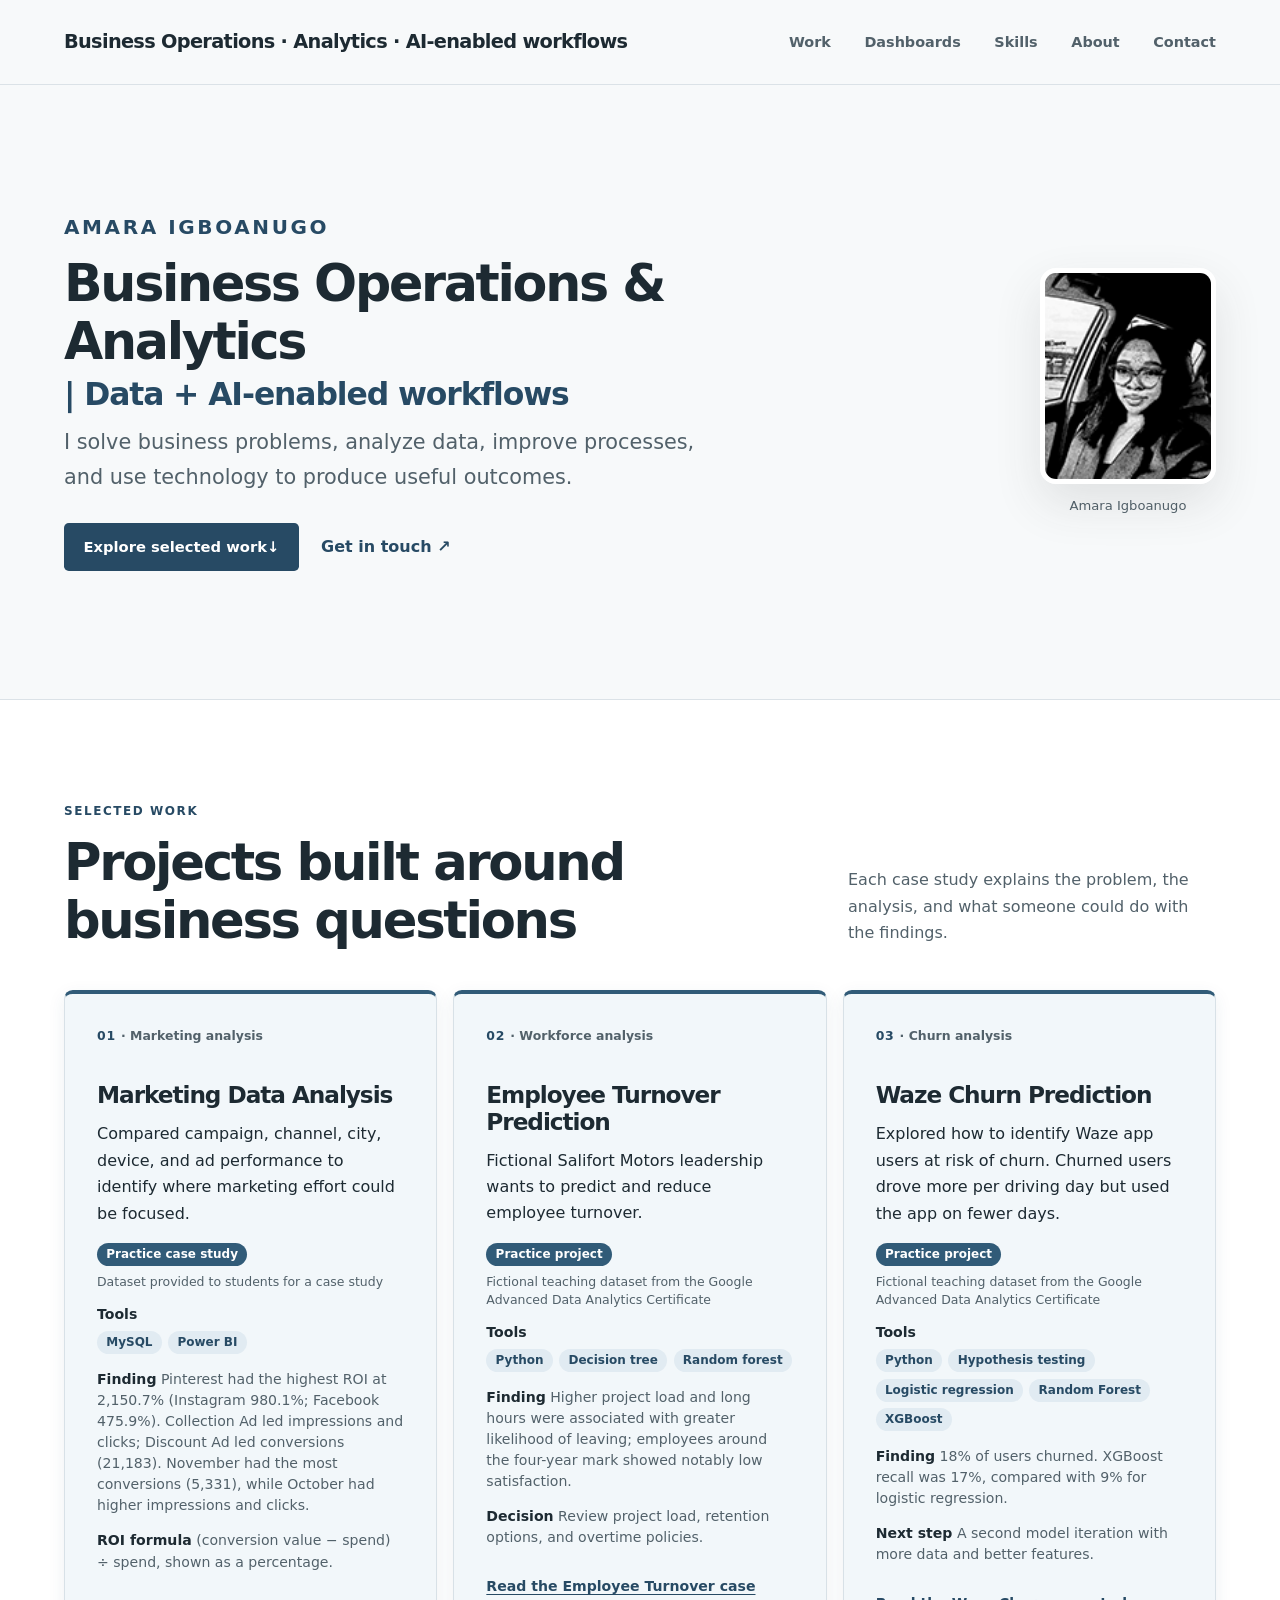
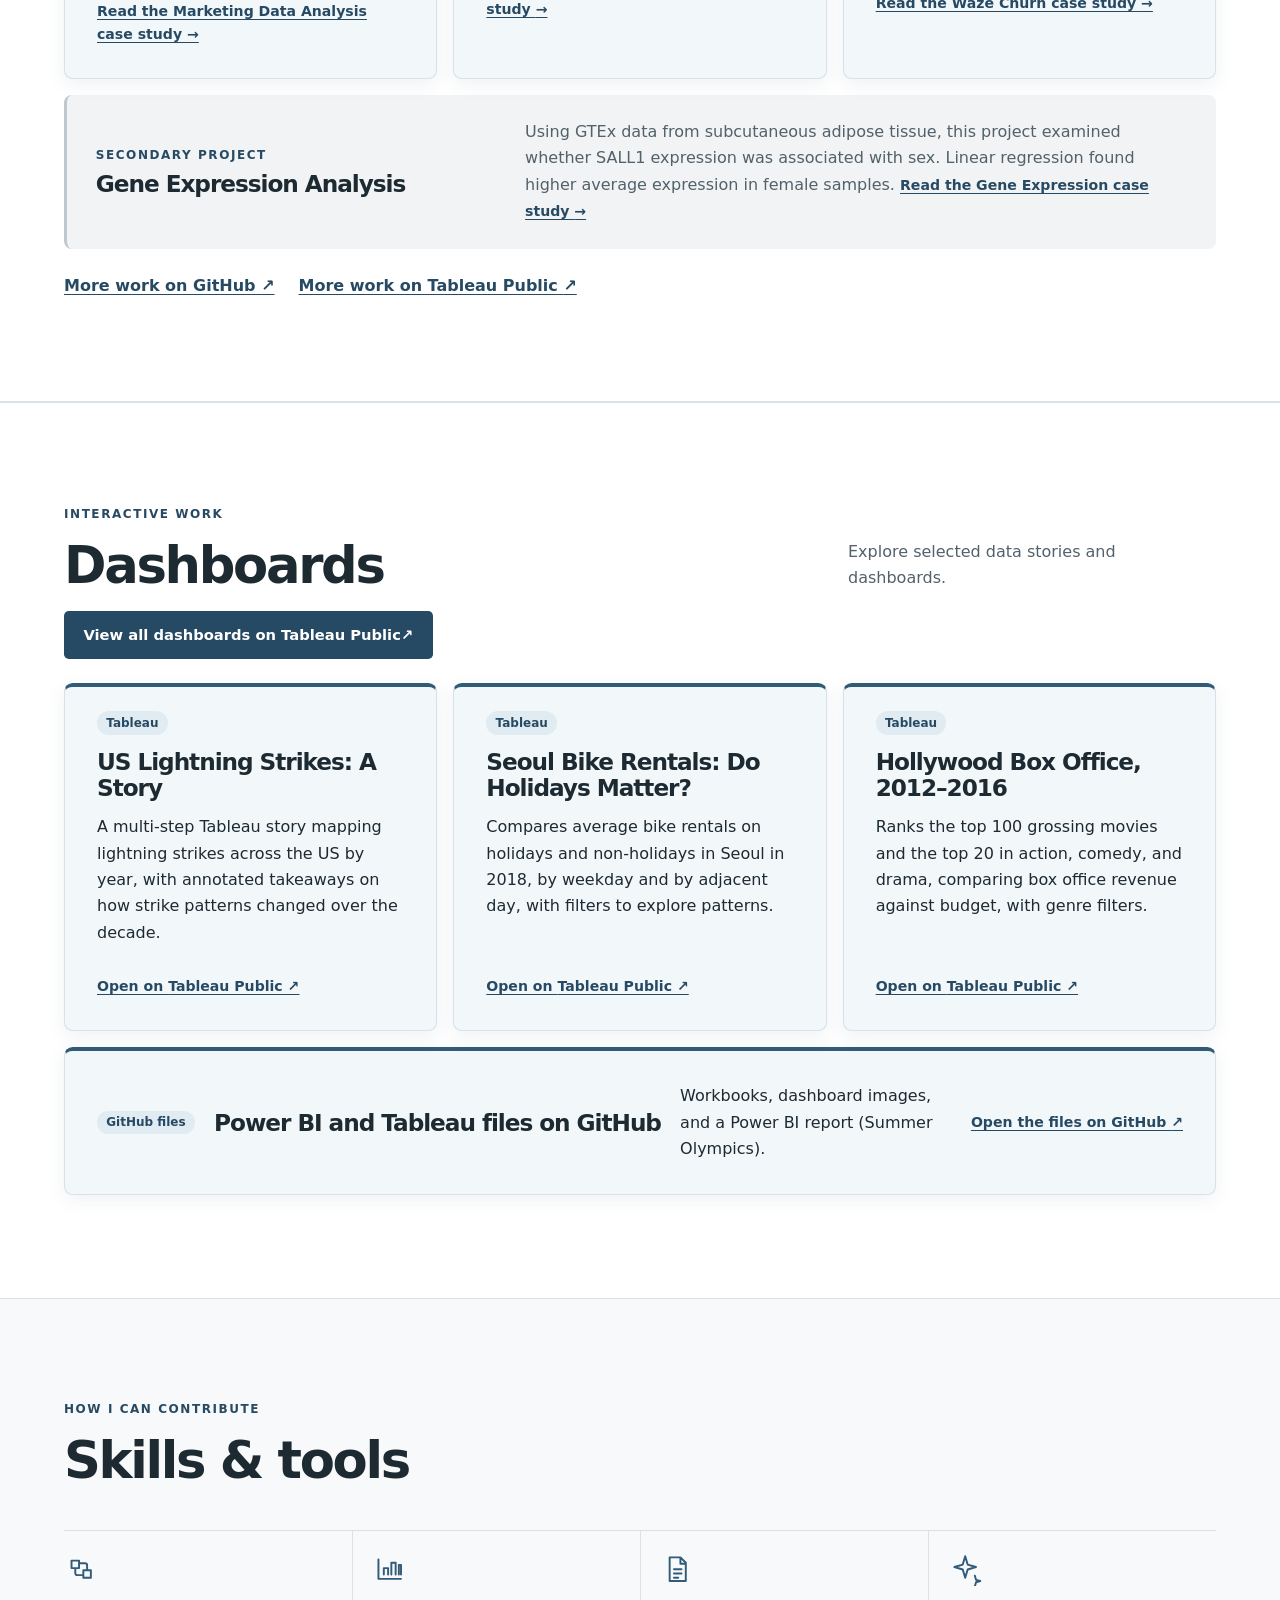
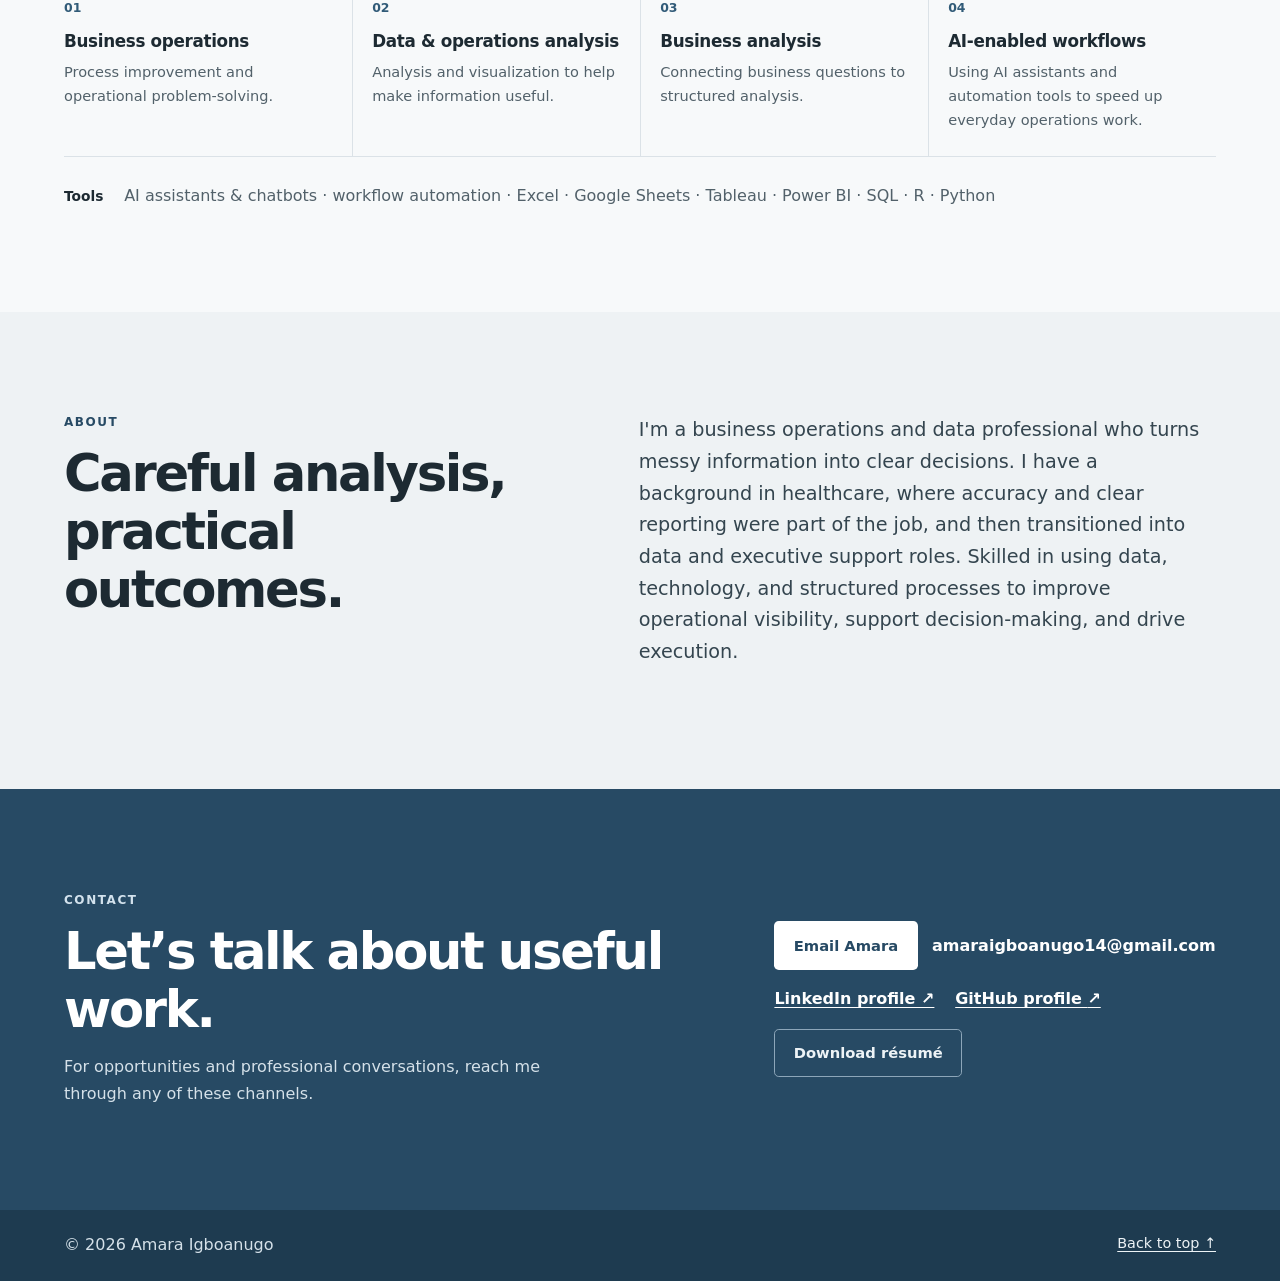
<file: index.html>
<!doctype html>
<html lang="en">
	<head>
		<meta charset="utf-8" />
		<meta name="viewport" content="width=device-width, initial-scale=1" />
		<meta name="description" content="Amara Igboanugo's portfolio in business operations, analytics, and technology-enabled workflows." />
		<meta property="og:title" content="Amara Igboanugo | Business Operations &amp; Analytics" />
		<meta property="og:description" content="Amara Igboanugo's portfolio in business operations, analytics, and technology-enabled workflows." />
		<meta name="theme-color" content="#f7f8f6" />
		<title>Amara Igboanugo | Business Operations &amp; Analytics</title>
		<link rel="icon" type="image/png" href="images/profile%20pic.png" />
		<link rel="stylesheet" href="assets/css/main.css" />
	</head>
	<body>
		<a class="skip-link" href="#main">Skip to content</a>
		<header class="site-header">
			<div class="container header-inner">
				<a class="wordmark" href="#top" aria-label="Home">
					<span class="wordmark-full">Business Operations · Analytics · AI-enabled workflows</span>
					<span class="wordmark-compact">Business Operations · Analytics</span>
				</a>
				<nav aria-label="Main navigation">
					<ul class="nav-list">
						<li><a href="#work">Work</a></li>
						<li><a href="#dashboards">Dashboards</a></li>
						<li><a href="#skills">Skills</a></li>
						<li><a href="#about">About</a></li>
						<li><a href="#contact">Contact</a></li>
					</ul>
				</nav>
			</div>
		</header>

		<main id="main">
			<section class="hero container" id="top" aria-labelledby="hero-title">
				<div class="hero-copy">
					<p class="eyebrow">Amara Igboanugo</p>
					<!-- Editable working headline. Revise this line directly when ready. -->
					<h1 id="hero-title">Business Operations &amp; Analytics <span>| Data + AI-enabled workflows</span></h1>
					<p class="hero-intro">I solve business problems, analyze data, improve processes, and use technology to produce useful outcomes.</p>
					<div class="hero-actions">
						<a class="button button-primary" href="#work">Explore selected work <span aria-hidden="true">↓</span></a>
						<a class="text-link" href="#contact">Get in touch <span aria-hidden="true">↗</span></a>
					</div>
				</div>
				<figure class="portrait">
					<!-- Swap this image src and alt text when a replacement portrait is ready. -->
					<img src="images/profile%20pic.png" alt="Portrait of Amara Igboanugo" width="118" height="177" />
					<figcaption>Amara Igboanugo</figcaption>
				</figure>
			</section>

			<section class="section section-work" id="work" aria-labelledby="work-title">
				<div class="container">
					<div class="section-heading">
						<div><p class="eyebrow">Selected work</p><h2 id="work-title">Projects built around business questions</h2></div>
						<p>Each case study explains the problem, the analysis, and what someone could do with the findings.</p>
					</div>
					<div class="project-grid">
						<article class="project-card">
							<p class="project-number">01 <span>· Marketing analysis</span></p>
							<h3>Marketing Data Analysis</h3>
							<p>Compared campaign, channel, city, device, and ad performance to identify where marketing effort could be focused.</p>
							<p class="project-type"><span class="tag tag-practice">Practice case study</span> Dataset provided to students for a case study</p>
							<p class="project-detail"><strong>Tools</strong></p>
							<ul class="tool-tags" aria-label="Tools used"><li>MySQL</li><li>Power BI</li></ul>
							<p class="project-detail"><strong>Finding</strong> Pinterest had the highest ROI at 2,150.7% (Instagram 980.1%; Facebook 475.9%). Collection Ad led impressions and clicks; Discount Ad led conversions (21,183). November had the most conversions (5,331), while October had higher impressions and clicks.</p>
							<p class="project-detail"><strong>ROI formula</strong> (conversion value − spend) ÷ spend, shown as a percentage.</p>
							<a class="project-link" href="projects/marketing-analysis.html">Read the Marketing Data Analysis case study <span aria-hidden="true">→</span></a>
						</article>
						<article class="project-card">
							<p class="project-number">02 <span>· Workforce analysis</span></p>
							<h3>Employee Turnover Prediction</h3>
							<p>Fictional Salifort Motors leadership wants to predict and reduce employee turnover.</p>
							<p class="project-type"><span class="tag tag-practice">Practice project</span> Fictional teaching dataset from the Google Advanced Data Analytics Certificate</p>
							<p class="project-detail"><strong>Tools</strong></p>
							<ul class="tool-tags" aria-label="Tools used"><li>Python</li><li>Decision tree</li><li>Random forest</li></ul>
							<p class="project-detail"><strong>Finding</strong> Higher project load and long hours were associated with greater likelihood of leaving; employees around the four-year mark showed notably low satisfaction.</p>
							<p class="project-detail"><strong>Decision</strong> Review project load, retention options, and overtime policies.</p>
							<a class="project-link" href="projects/employee-turnover.html">Read the Employee Turnover case study <span aria-hidden="true">→</span></a>
						</article>
						<article class="project-card">
							<p class="project-number">03 <span>· Churn analysis</span></p>
							<h3>Waze Churn Prediction</h3>
							<p>Explored how to identify Waze app users at risk of churn. Churned users drove more per driving day but used the app on fewer days.</p>
							<p class="project-type"><span class="tag tag-practice">Practice project</span> Fictional teaching dataset from the Google Advanced Data Analytics Certificate</p>
							<p class="project-detail"><strong>Tools</strong></p>
							<ul class="tool-tags" aria-label="Tools used"><li>Python</li><li>Hypothesis testing</li><li>Logistic regression</li><li>Random Forest</li><li>XGBoost</li></ul>
							<p class="project-detail"><strong>Finding</strong> 18% of users churned. XGBoost recall was 17%, compared with 9% for logistic regression.</p>
							<p class="project-detail"><strong>Next step</strong> A second model iteration with more data and better features.</p>
							<a class="project-link" href="projects/waze-churn.html">Read the Waze Churn case study <span aria-hidden="true">→</span></a>
						</article>
					</div>
					<article class="secondary-project">
						<div><p class="eyebrow">Secondary project</p><h3>Gene Expression Analysis</h3></div>
						<p>Using GTEx data from subcutaneous adipose tissue, this project examined whether SALL1 expression was associated with sex. Linear regression found higher average expression in female samples. <a class="project-link" href="projects/gene-expression.html">Read the Gene Expression case study <span aria-hidden="true">→</span></a></p>
					</article>
					<div class="more-work">
						<a href="https://github.com/Amy-Elena">More work on GitHub <span aria-hidden="true">↗</span></a>
						<a href="https://public.tableau.com/app/profile/amara.nwigberi/vizzes">More work on Tableau Public <span aria-hidden="true">↗</span></a>
					</div>
				</div>
			</section>

			<section class="section section-work" id="dashboards" aria-labelledby="dashboards-title">
				<div class="container">
					<div class="section-heading">
						<div><p class="eyebrow">Interactive work</p><h2 id="dashboards-title">Dashboards</h2></div>
						<p>Explore selected data stories and dashboards.</p>
					</div>
					<div class="hero-actions dashboard-actions">
						<a class="button button-primary" href="https://public.tableau.com/app/profile/amara.nwigberi/vizzes" target="_blank" rel="noopener noreferrer">View all dashboards on Tableau Public <span aria-hidden="true">↗</span></a>
					</div>
					<div class="dashboard-tableau-grid">
						<article class="project-card">
							<!-- Optional image slot: add a supplied dashboard image here later with meaningful alt text. -->
							<ul class="tool-tags" aria-label="Tools used"><li>Tableau</li></ul>
							<h3>US Lightning Strikes: A Story</h3>
							<p>A multi-step Tableau story mapping lightning strikes across the US by year, with annotated takeaways on how strike patterns changed over the decade.</p>
							<a class="project-link" href="https://public.tableau.com/app/profile/amara.nwigberi/viz/LightningStrikesData3/Story" target="_blank" rel="noopener noreferrer">Open on <span class="nowrap">Tableau Public ↗</span></a>
						</article>
						<article class="project-card">
							<!-- Optional image slot: add a supplied dashboard image here later with meaningful alt text. -->
							<ul class="tool-tags" aria-label="Tools used"><li>Tableau</li></ul>
							<h3>Seoul Bike Rentals: Do Holidays Matter?</h3>
							<p>Compares average bike rentals on holidays and non-holidays in Seoul in 2018, by weekday and by adjacent day, with filters to explore patterns.</p>
							<a class="project-link" href="https://public.tableau.com/app/profile/amara.nwigberi/viz/SeoulBikeRentalData2/Dashboard" target="_blank" rel="noopener noreferrer">Open on <span class="nowrap">Tableau Public ↗</span></a>
						</article>
						<article class="project-card">
							<!-- Optional image slot: add a supplied dashboard image here later with meaningful alt text. -->
							<ul class="tool-tags" aria-label="Tools used"><li>Tableau</li></ul>
							<h3>Hollywood Box Office, <span class="nowrap">2012–2016</span></h3>
							<p>Ranks the top 100 grossing movies and the top 20 in action, comedy, and drama, comparing box office revenue against budget, with genre filters.</p>
							<a class="project-link" href="https://public.tableau.com/app/profile/amara.nwigberi/viz/BoxOfficeMovieData/Dashboard" target="_blank" rel="noopener noreferrer">Open on <span class="nowrap">Tableau Public ↗</span></a>
						</article>
					</div>
					<article class="project-card dashboard-github-card">
						<ul class="tool-tags" aria-label="Evidence source"><li>GitHub files</li></ul>
						<h3>Power BI and Tableau files on GitHub</h3>
						<p>Workbooks, dashboard images, and a Power BI report (Summer Olympics).</p>
						<a class="project-link" href="https://github.com/Amy-Elena/Tableau-Power-BI" target="_blank" rel="noopener noreferrer">Open the files on GitHub <span aria-hidden="true">↗</span></a>
					</article>
				</div>
			</section>

			<section class="section" id="skills" aria-labelledby="skills-title">
				<div class="container">
					<div class="section-heading">
						<div><p class="eyebrow">How I can contribute</p><h2 id="skills-title">Skills &amp; tools</h2></div>
					</div>
					<div class="capability-grid">
						<article class="capability">
							<svg class="capability-icon" viewBox="0 0 32 32" aria-hidden="true" focusable="false"><path d="M7 8h7v7H7zM18 17h7v7h-7zM10.5 15v4.5a2 2 0 0 0 2 2H18M21.5 17v-4.5a2 2 0 0 0-2-2H14" /></svg>
							<span class="capability-index">01</span><h3>Business operations</h3><p>Process improvement and operational problem-solving.</p>
						</article>
						<article class="capability">
							<svg class="capability-icon" viewBox="0 0 32 32" aria-hidden="true" focusable="false"><path d="M6 25V7M6 25h21M11 21v-6h4v6M18 21V10h4v11M25 21v-9h2v9" /></svg>
							<span class="capability-index">02</span><h3>Data &amp; operations analysis</h3><p>Analysis and visualization to help make information useful.</p>
						</article>
						<article class="capability">
							<svg class="capability-icon" viewBox="0 0 32 32" aria-hidden="true" focusable="false"><path d="M9 5h10l5 5v17H9zM19 5v6h5M13 16h7M13 20h7M13 24h4" /></svg>
							<span class="capability-index">03</span><h3>Business analysis</h3><p>Connecting business questions to structured analysis.</p>
						</article>
						<article class="capability">
							<svg class="capability-icon" viewBox="0 0 32 32" aria-hidden="true" focusable="false"><path d="m16 4 2.3 7.7L26 14l-7.7 2.3L16 24l-2.3-7.7L6 14l7.7-2.3L16 4ZM25 22l1.1 3.9L30 27l-3.9 1.1L25 32" /></svg>
							<span class="capability-index">04</span>
							<h3>AI-enabled workflows</h3>
							<p>Using AI assistants and automation tools to speed up everyday operations work.</p>
						</article>
					</div>
					<div class="tools-line"><strong>Tools</strong><p>AI assistants &amp; chatbots · workflow automation · Excel · Google Sheets · Tableau · Power BI · SQL · R · Python</p></div>
				</div>
			</section>

			<section class="section about-section" id="about" aria-labelledby="about-title">
				<div class="container about-layout">
					<div><p class="eyebrow">About</p><h2 id="about-title">Careful analysis, practical outcomes.</h2></div>
					<div>
						<p>I'm a business operations and data professional who turns messy information into clear decisions. I have a background in healthcare, where accuracy and clear reporting were part of the job, and then transitioned into data and executive support roles. Skilled in using data, technology, and structured processes to improve operational visibility, support decision-making, and drive execution.</p>
					</div>
				</div>
			</section>

			<section class="section contact-section" id="contact" aria-labelledby="contact-title">
				<div class="container contact-layout">
					<div><p class="eyebrow">Contact</p><h2 id="contact-title">Let’s talk about useful work.</h2><p>For opportunities and professional conversations, reach me through any of these channels.</p></div>
					<div class="contact-actions">
						<div class="email-contact">
							<a class="button button-light" href="mailto:amaraigboanugo14@gmail.com">Email Amara</a>
							<span class="email-address">amaraigboanugo14@gmail.com</span>
						</div>
						<a class="contact-link" href="https://www.linkedin.com/in/amara-igboanugo">LinkedIn profile <span aria-hidden="true">↗</span></a>
						<a class="contact-link" href="https://github.com/Amy-Elena">GitHub profile <span aria-hidden="true">↗</span></a>
						<a class="button button-resume" href="assets/Amara-Igboanugo-Resume.pdf" download>Download résumé</a>
					</div>
				</div>
			</section>
		</main>

		<footer class="site-footer">
			<div class="container footer-inner"><p>© 2026 Amara Igboanugo</p><a href="#top">Back to top ↑</a></div>
		</footer>
	</body>
</html>
</file>
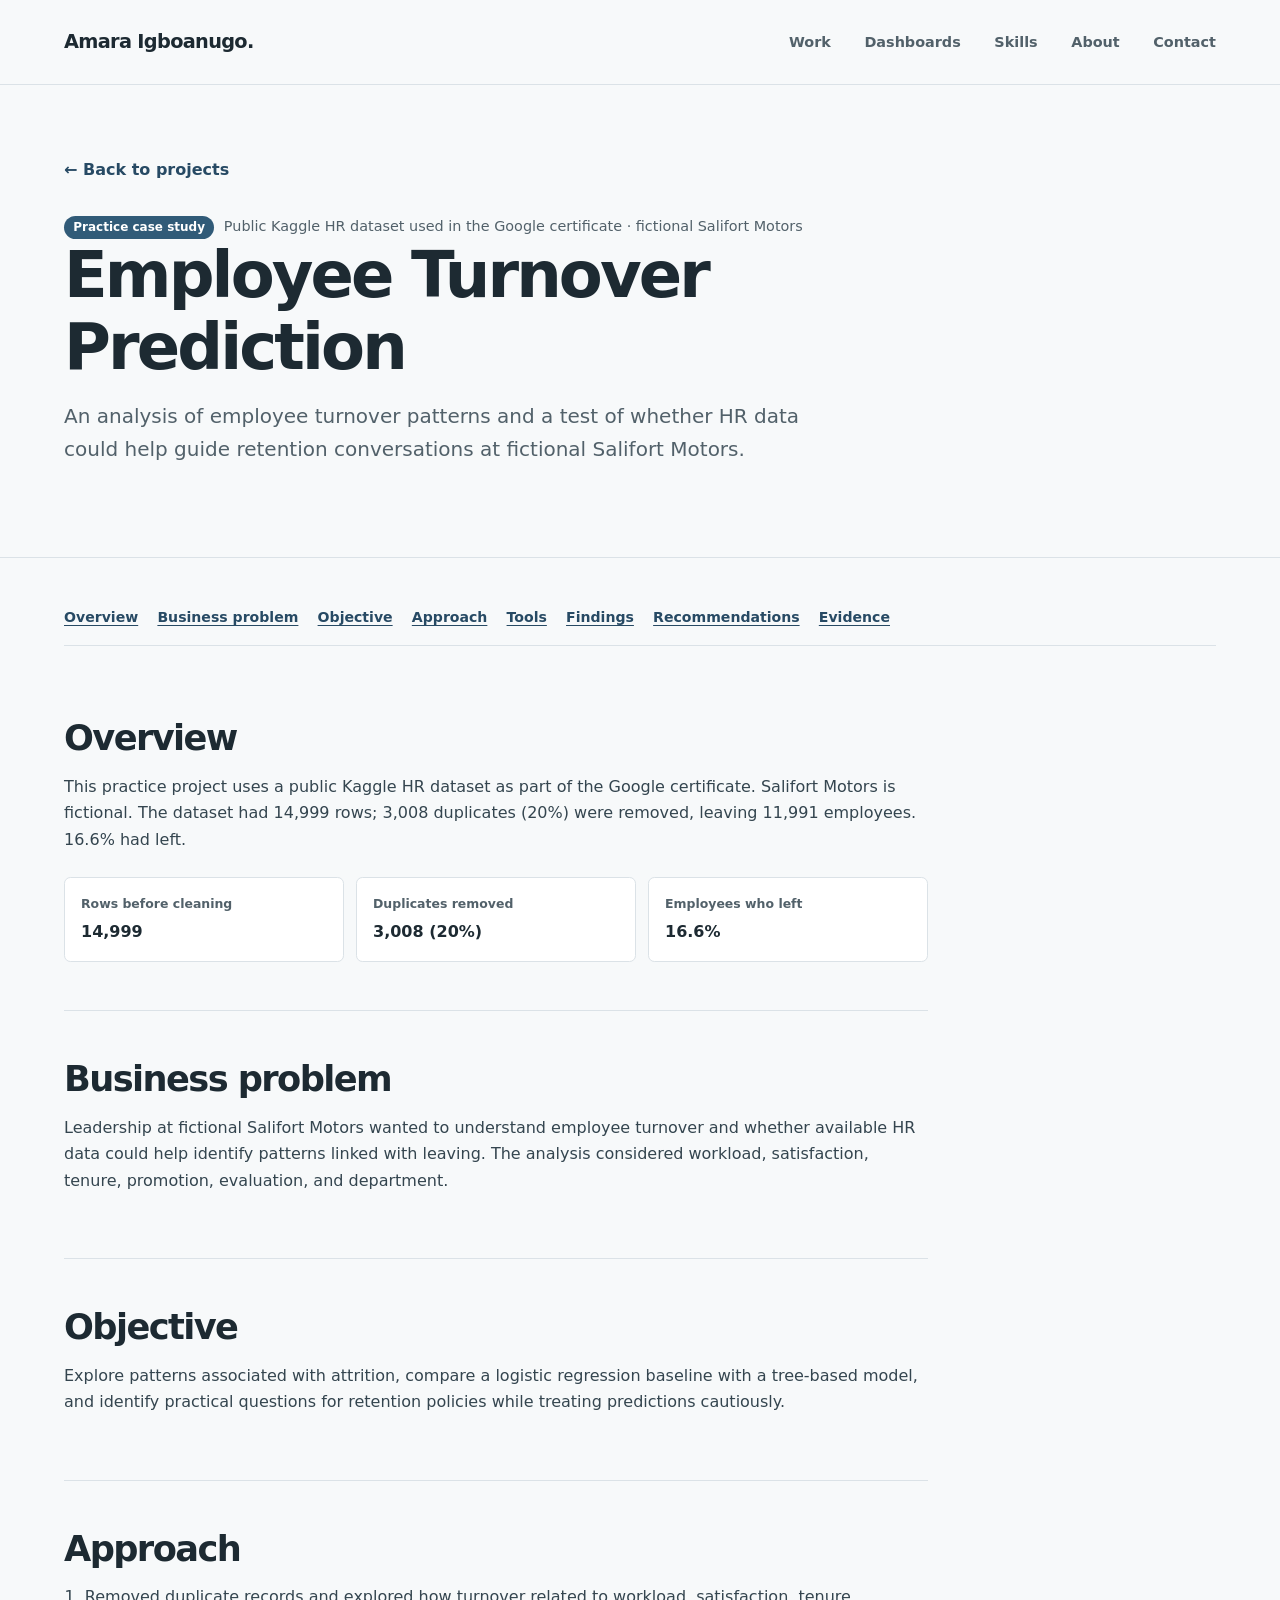
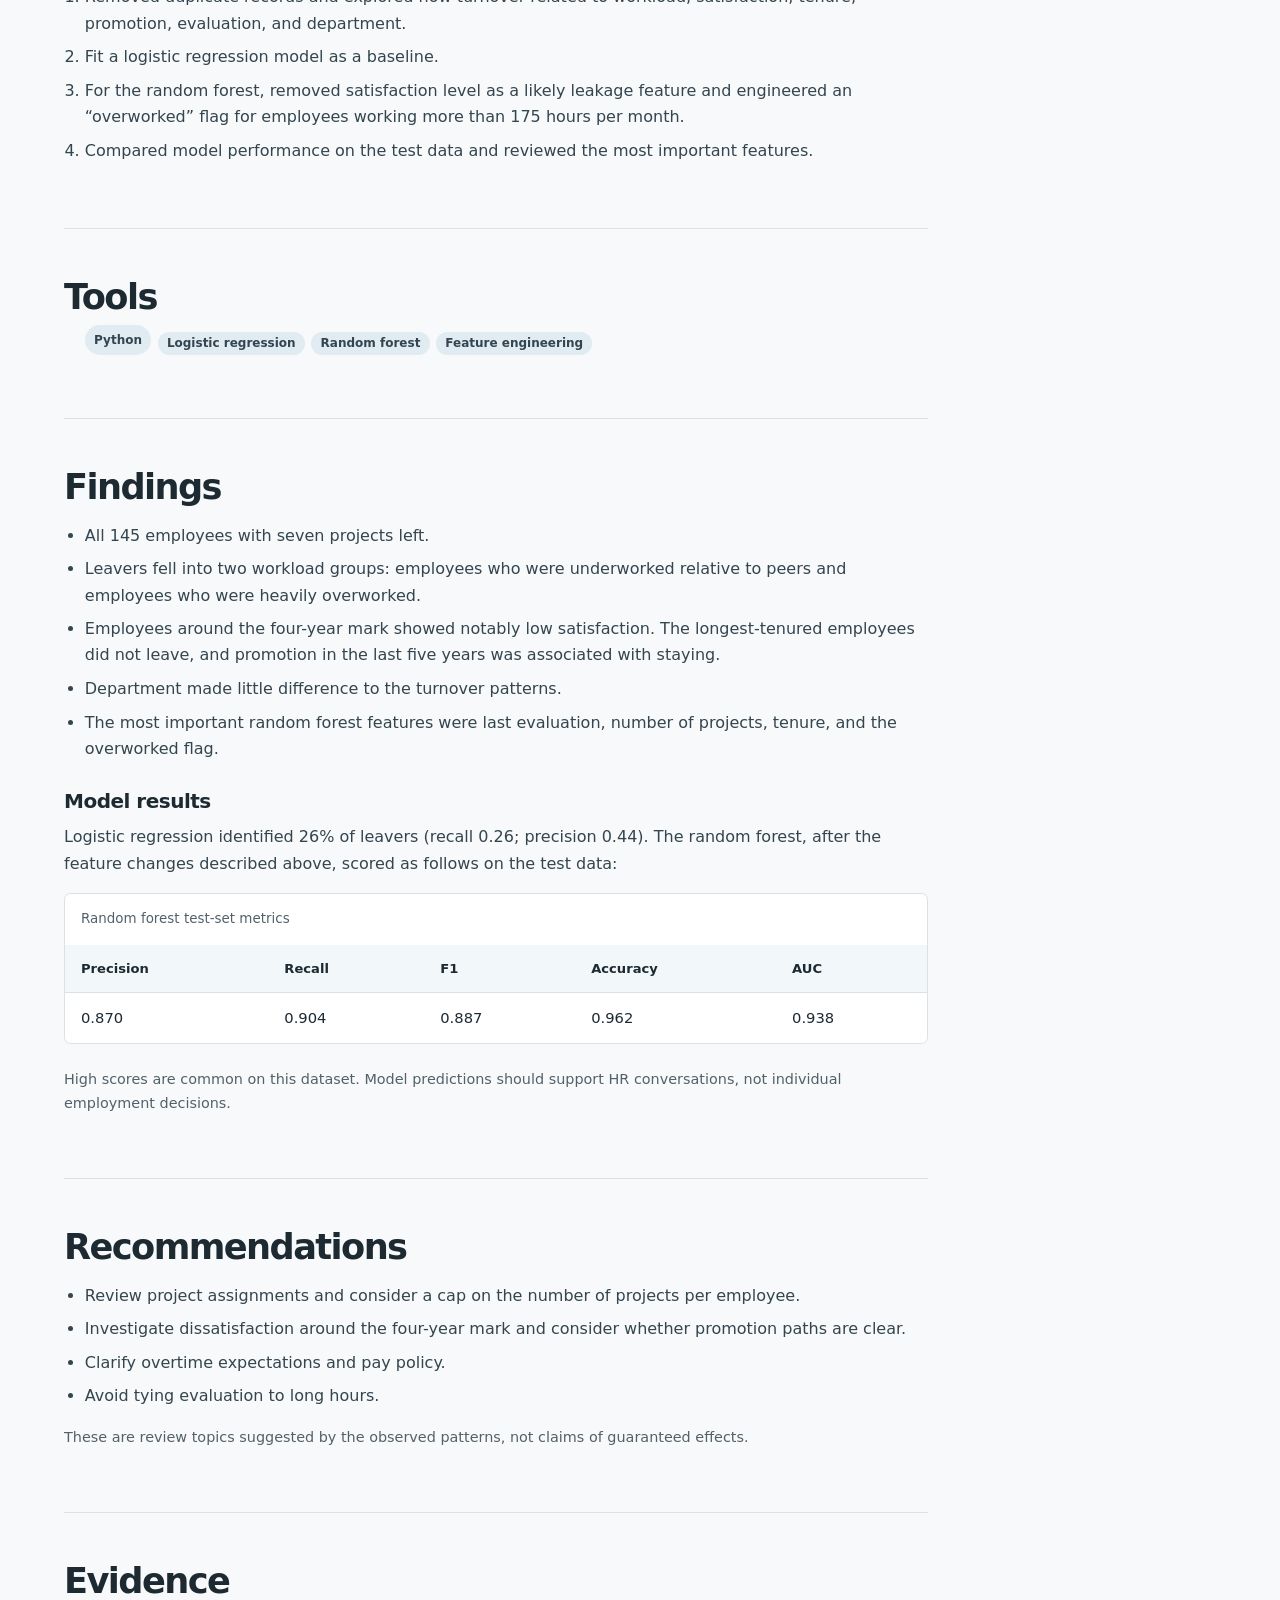
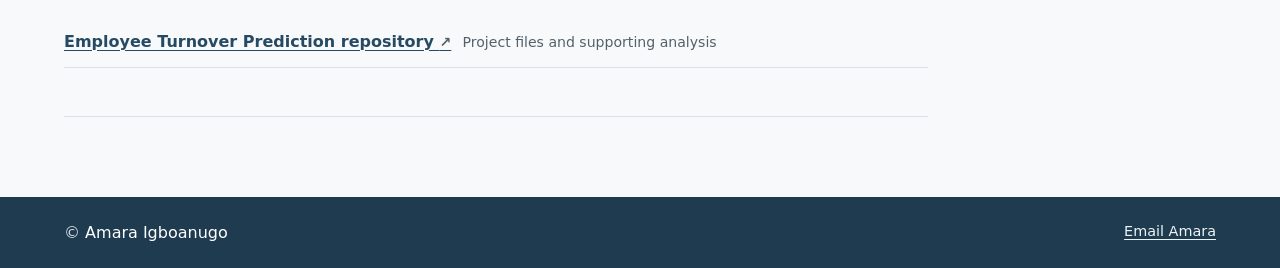
<file: projects/employee-turnover.html>
<!doctype html>
<html lang="en">
	<head>
		<meta charset="utf-8" />
		<meta name="viewport" content="width=device-width, initial-scale=1" />
		<meta name="description" content="A practice case study exploring employee turnover patterns and model limits in a fictional company." />
		<meta property="og:title" content="Employee Turnover Prediction | Amara Igboanugo" />
		<meta property="og:description" content="A practice case study exploring employee turnover patterns and model limits in a fictional company." />
		<meta name="theme-color" content="#f7f9fa" />
		<title>Employee Turnover Prediction | Amara Igboanugo</title>
		<link rel="icon" type="image/png" href="../images/profile%20pic.png" />
		<link rel="stylesheet" href="../assets/css/main.css" />
	</head>
	<body>
		<a class="skip-link" href="#main">Skip to content</a>
		<header class="site-header">
			<div class="container header-inner">
				<a class="wordmark" href="../index.html#top" aria-label="Amara Igboanugo, home">Amara Igboanugo<span>.</span></a>
				<nav aria-label="Main navigation">
					<ul class="nav-list">
						<li><a href="../index.html#work">Work</a></li>
						<li><a href="../index.html#dashboards">Dashboards</a></li>
						<li><a href="../index.html#skills">Skills</a></li>
						<li><a href="../index.html#about">About</a></li>
						<li><a href="../index.html#contact">Contact</a></li>
					</ul>
				</nav>
			</div>
		</header>

		<main id="main">
			<section class="case-hero" id="top" aria-labelledby="case-title">
				<div class="container">
					<a class="back-link" href="../index.html#work">← Back to projects</a>
					<div class="case-classification"><span class="tag tag-practice">Practice case study</span><span>Public Kaggle HR dataset used in the Google certificate · fictional Salifort Motors</span></div>
					<h1 id="case-title">Employee Turnover Prediction</h1>
					<p class="case-lede">An analysis of employee turnover patterns and a test of whether HR data could help guide retention conversations at fictional Salifort Motors.</p>
				</div>
			</section>

			<div class="container case-layout">
				<nav class="case-section-nav" aria-label="Case study sections">
					<a href="#overview">Overview</a><a href="#problem">Business problem</a><a href="#objective">Objective</a><a href="#approach">Approach</a><a href="#tools">Tools</a><a href="#findings">Findings</a><a href="#recommendations">Recommendations</a><a href="#evidence">Evidence</a>
				</nav>

				<article class="case-content">
					<section class="case-section" id="overview" aria-labelledby="overview-title">
						<h2 id="overview-title">Overview</h2>
						<p>This practice project uses a public Kaggle HR dataset as part of the Google certificate. Salifort Motors is fictional. The dataset had 14,999 rows; 3,008 duplicates (20%) were removed, leaving 11,991 employees. 16.6% had left.</p>
						<dl class="case-facts">
							<div><dt>Rows before cleaning</dt><dd>14,999</dd></div>
							<div><dt>Duplicates removed</dt><dd>3,008 (20%)</dd></div>
							<div><dt>Employees who left</dt><dd>16.6%</dd></div>
						</dl>
					</section>

					<section class="case-section" id="problem" aria-labelledby="problem-title">
						<h2 id="problem-title">Business problem</h2>
						<p>Leadership at fictional Salifort Motors wanted to understand employee turnover and whether available HR data could help identify patterns linked with leaving. The analysis considered workload, satisfaction, tenure, promotion, evaluation, and department.</p>
					</section>

					<section class="case-section" id="objective" aria-labelledby="objective-title">
						<h2 id="objective-title">Objective</h2>
						<p>Explore patterns associated with attrition, compare a logistic regression baseline with a tree-based model, and identify practical questions for retention policies while treating predictions cautiously.</p>
					</section>

					<section class="case-section" id="approach" aria-labelledby="approach-title">
						<h2 id="approach-title">Approach</h2>
						<ol>
							<li>Removed duplicate records and explored how turnover related to workload, satisfaction, tenure, promotion, evaluation, and department.</li>
							<li>Fit a logistic regression model as a baseline.</li>
							<li>For the random forest, removed satisfaction level as a likely leakage feature and engineered an “overworked” flag for employees working more than 175 hours per month.</li>
							<li>Compared model performance on the test data and reviewed the most important features.</li>
						</ol>
					</section>

					<section class="case-section" id="tools" aria-labelledby="tools-title">
						<h2 id="tools-title">Tools</h2>
						<ul class="tool-tags" aria-label="Tools and methods used"><li>Python</li><li>Logistic regression</li><li>Random forest</li><li>Feature engineering</li></ul>
					</section>

					<section class="case-section" id="findings" aria-labelledby="findings-title">
						<h2 id="findings-title">Findings</h2>
						<ul>
							<li>All 145 employees with seven projects left.</li>
							<li>Leavers fell into two workload groups: employees who were underworked relative to peers and employees who were heavily overworked.</li>
							<li>Employees around the four-year mark showed notably low satisfaction. The longest-tenured employees did not leave, and promotion in the last five years was associated with staying.</li>
							<li>Department made little difference to the turnover patterns.</li>
							<li>The most important random forest features were last evaluation, number of projects, tenure, and the overworked flag.</li>
						</ul>
						<h3>Model results</h3>
						<p>Logistic regression identified 26% of leavers (recall 0.26; precision 0.44). The random forest, after the feature changes described above, scored as follows on the test data:</p>
						<div class="table-scroll" role="region" aria-label="Random forest test metrics" tabindex="0">
							<table class="case-table">
								<caption>Random forest test-set metrics</caption>
								<thead><tr><th scope="col">Precision</th><th scope="col">Recall</th><th scope="col">F1</th><th scope="col">Accuracy</th><th scope="col">AUC</th></tr></thead>
								<tbody><tr><td>0.870</td><td>0.904</td><td>0.887</td><td>0.962</td><td>0.938</td></tr></tbody>
							</table>
						</div>
						<p class="case-note">High scores are common on this dataset. Model predictions should support HR conversations, not individual employment decisions.</p>
					</section>

					<section class="case-section" id="recommendations" aria-labelledby="recommendations-title">
						<h2 id="recommendations-title">Recommendations</h2>
						<ul>
							<li>Review project assignments and consider a cap on the number of projects per employee.</li>
							<li>Investigate dissatisfaction around the four-year mark and consider whether promotion paths are clear.</li>
							<li>Clarify overtime expectations and pay policy.</li>
							<li>Avoid tying evaluation to long hours.</li>
						</ul>
						<p class="case-note">These are review topics suggested by the observed patterns, not claims of guaranteed effects.</p>
					</section>

					<section class="case-section" id="evidence" aria-labelledby="evidence-title">
						<h2 id="evidence-title">Evidence</h2>
						<ul class="evidence-list">
							<li><a href="https://github.com/Amy-Elena/Employee-Turnover-Prediction" target="_blank" rel="noopener noreferrer">Employee Turnover Prediction repository <span aria-hidden="true">↗</span></a><span>Project files and supporting analysis</span></li>
						</ul>
					</section>
				</article>
			</div>
		</main>

		<footer class="site-footer"><div class="container footer-inner"><p>© <span>Amara Igboanugo</span></p><a href="mailto:amaraigboanugo14@gmail.com">Email Amara</a></div></footer>
	</body>
</html>
</file>
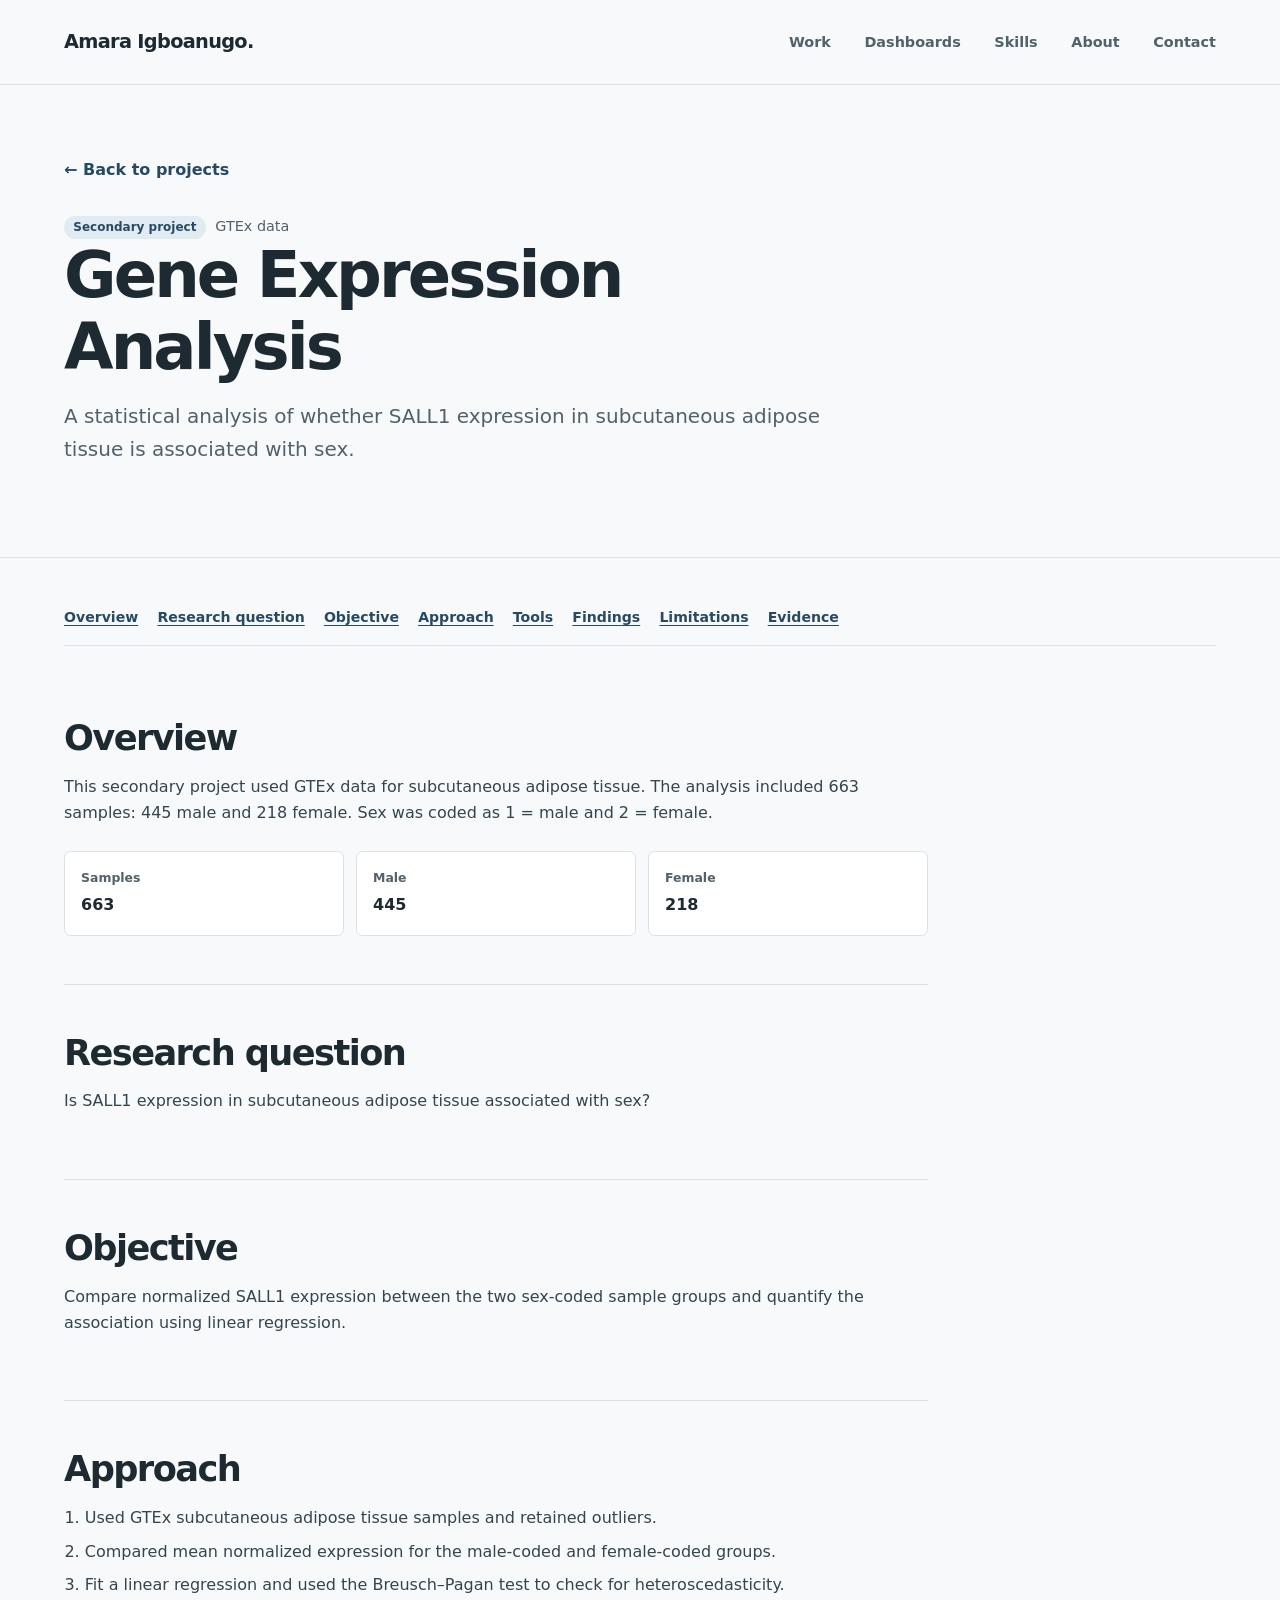
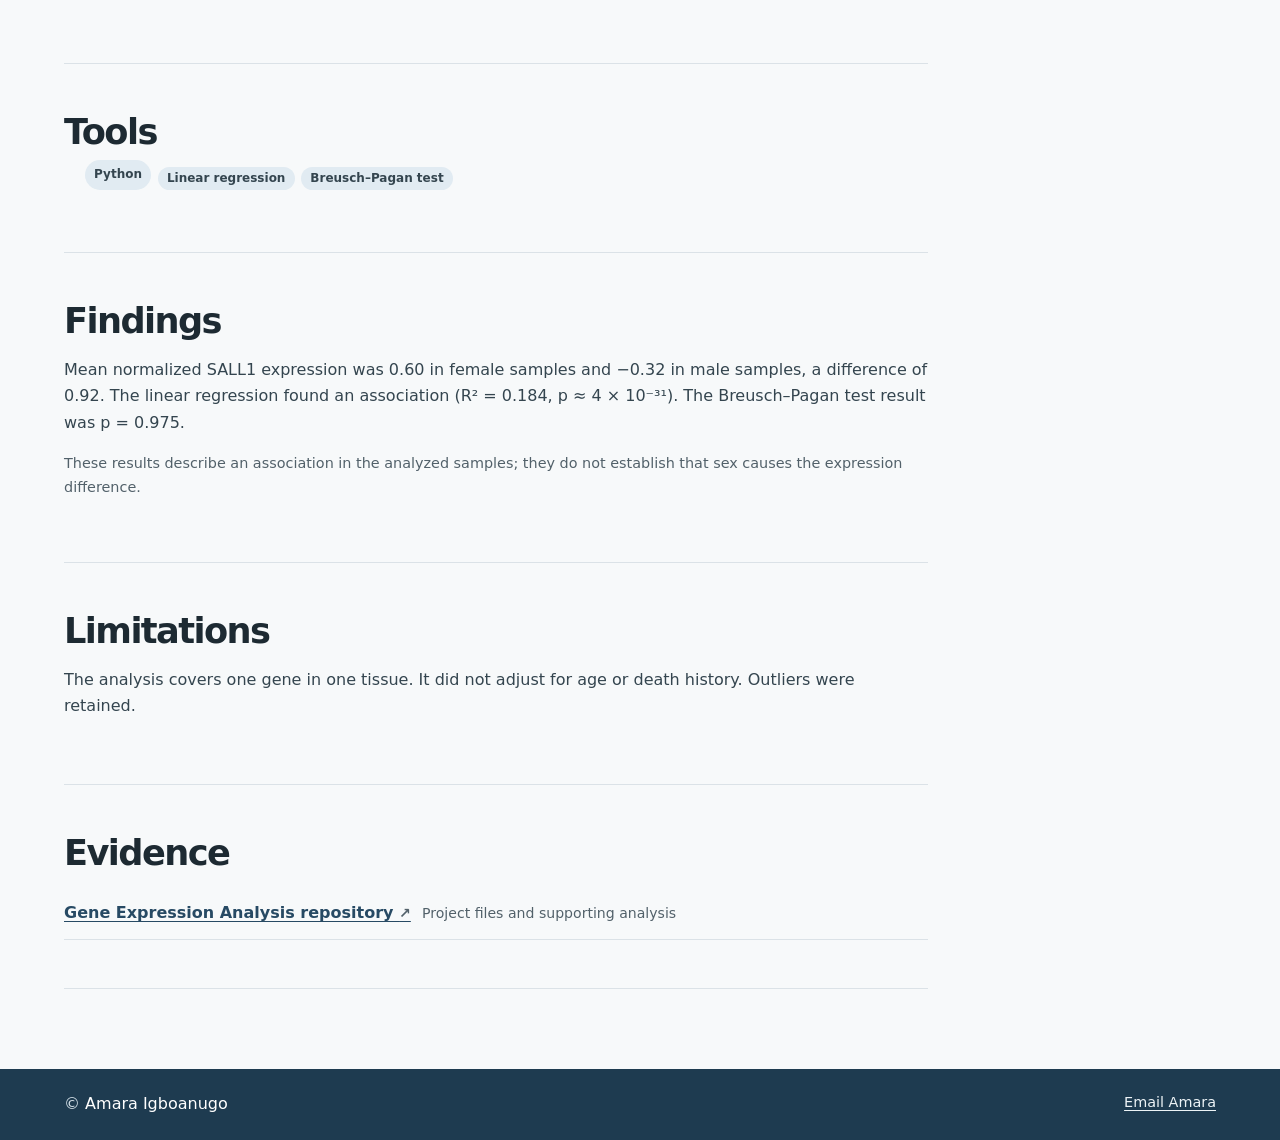
<file: projects/gene-expression.html>
<!doctype html>
<html lang="en">
	<head>
		<meta charset="utf-8" />
		<meta name="viewport" content="width=device-width, initial-scale=1" />
		<meta name="description" content="A secondary analysis of the association between SALL1 expression and sex in GTEx subcutaneous adipose tissue." />
		<meta property="og:title" content="Gene Expression Analysis | Amara Igboanugo" />
		<meta property="og:description" content="A secondary analysis of the association between SALL1 expression and sex in GTEx subcutaneous adipose tissue." />
		<meta name="theme-color" content="#f7f9fa" />
		<title>Gene Expression Analysis | Amara Igboanugo</title>
		<link rel="icon" type="image/png" href="../images/profile%20pic.png" />
		<link rel="stylesheet" href="../assets/css/main.css" />
	</head>
	<body>
		<a class="skip-link" href="#main">Skip to content</a>
		<header class="site-header">
			<div class="container header-inner">
				<a class="wordmark" href="../index.html#top" aria-label="Amara Igboanugo, home">Amara Igboanugo<span>.</span></a>
				<nav aria-label="Main navigation"><ul class="nav-list"><li><a href="../index.html#work">Work</a></li><li><a href="../index.html#dashboards">Dashboards</a></li><li><a href="../index.html#skills">Skills</a></li><li><a href="../index.html#about">About</a></li><li><a href="../index.html#contact">Contact</a></li></ul></nav>
			</div>
		</header>

		<main id="main">
			<section class="case-hero" id="top" aria-labelledby="case-title">
				<div class="container">
					<a class="back-link" href="../index.html#work">← Back to projects</a>
					<div class="case-classification"><span class="tag">Secondary project</span><span>GTEx data</span></div>
					<h1 id="case-title">Gene Expression Analysis</h1>
					<p class="case-lede">A statistical analysis of whether SALL1 expression in subcutaneous adipose tissue is associated with sex.</p>
				</div>
			</section>

			<div class="container case-layout">
				<nav class="case-section-nav" aria-label="Case study sections"><a href="#overview">Overview</a><a href="#problem">Research question</a><a href="#objective">Objective</a><a href="#approach">Approach</a><a href="#tools">Tools</a><a href="#findings">Findings</a><a href="#recommendations">Limitations</a><a href="#evidence">Evidence</a></nav>
				<article class="case-content">
					<section class="case-section" id="overview" aria-labelledby="overview-title">
						<h2 id="overview-title">Overview</h2>
						<p>This secondary project used GTEx data for subcutaneous adipose tissue. The analysis included 663 samples: 445 male and 218 female. Sex was coded as 1 = male and 2 = female.</p>
						<dl class="case-facts"><div><dt>Samples</dt><dd>663</dd></div><div><dt>Male</dt><dd>445</dd></div><div><dt>Female</dt><dd>218</dd></div></dl>
					</section>
					<section class="case-section" id="problem" aria-labelledby="problem-title">
						<h2 id="problem-title">Research question</h2>
						<p>Is SALL1 expression in subcutaneous adipose tissue associated with sex?</p>
					</section>
					<section class="case-section" id="objective" aria-labelledby="objective-title">
						<h2 id="objective-title">Objective</h2>
						<p>Compare normalized SALL1 expression between the two sex-coded sample groups and quantify the association using linear regression.</p>
					</section>
					<section class="case-section" id="approach" aria-labelledby="approach-title">
						<h2 id="approach-title">Approach</h2>
						<ol>
							<li>Used GTEx subcutaneous adipose tissue samples and retained outliers.</li>
							<li>Compared mean normalized expression for the male-coded and female-coded groups.</li>
							<li>Fit a linear regression and used the Breusch–Pagan test to check for heteroscedasticity.</li>
						</ol>
					</section>
					<section class="case-section" id="tools" aria-labelledby="tools-title">
						<h2 id="tools-title">Tools</h2>
						<ul class="tool-tags" aria-label="Tools and methods used"><li>Python</li><li>Linear regression</li><li>Breusch–Pagan test</li></ul>
					</section>
					<section class="case-section" id="findings" aria-labelledby="findings-title">
						<h2 id="findings-title">Findings</h2>
						<p>Mean normalized SALL1 expression was 0.60 in female samples and −0.32 in male samples, a difference of 0.92. The linear regression found an association (R² = 0.184, p ≈ 4 × 10⁻³¹). The Breusch–Pagan test result was p = 0.975.</p>
						<p class="case-note">These results describe an association in the analyzed samples; they do not establish that sex causes the expression difference.</p>
					</section>
					<section class="case-section" id="recommendations" aria-labelledby="recommendations-title">
						<h2 id="recommendations-title">Limitations</h2>
						<p>The analysis covers one gene in one tissue. It did not adjust for age or death history. Outliers were retained.</p>
					</section>
					<section class="case-section" id="evidence" aria-labelledby="evidence-title">
						<h2 id="evidence-title">Evidence</h2>
						<ul class="evidence-list"><li><a href="https://github.com/Amy-Elena/Gene-Expression-Analysis" target="_blank" rel="noopener noreferrer">Gene Expression Analysis repository <span aria-hidden="true">↗</span></a><span>Project files and supporting analysis</span></li></ul>
					</section>
				</article>
			</div>
		</main>

		<footer class="site-footer"><div class="container footer-inner"><p>© <span>Amara Igboanugo</span></p><a href="mailto:amaraigboanugo14@gmail.com">Email Amara</a></div></footer>
	</body>
</html>
</file>
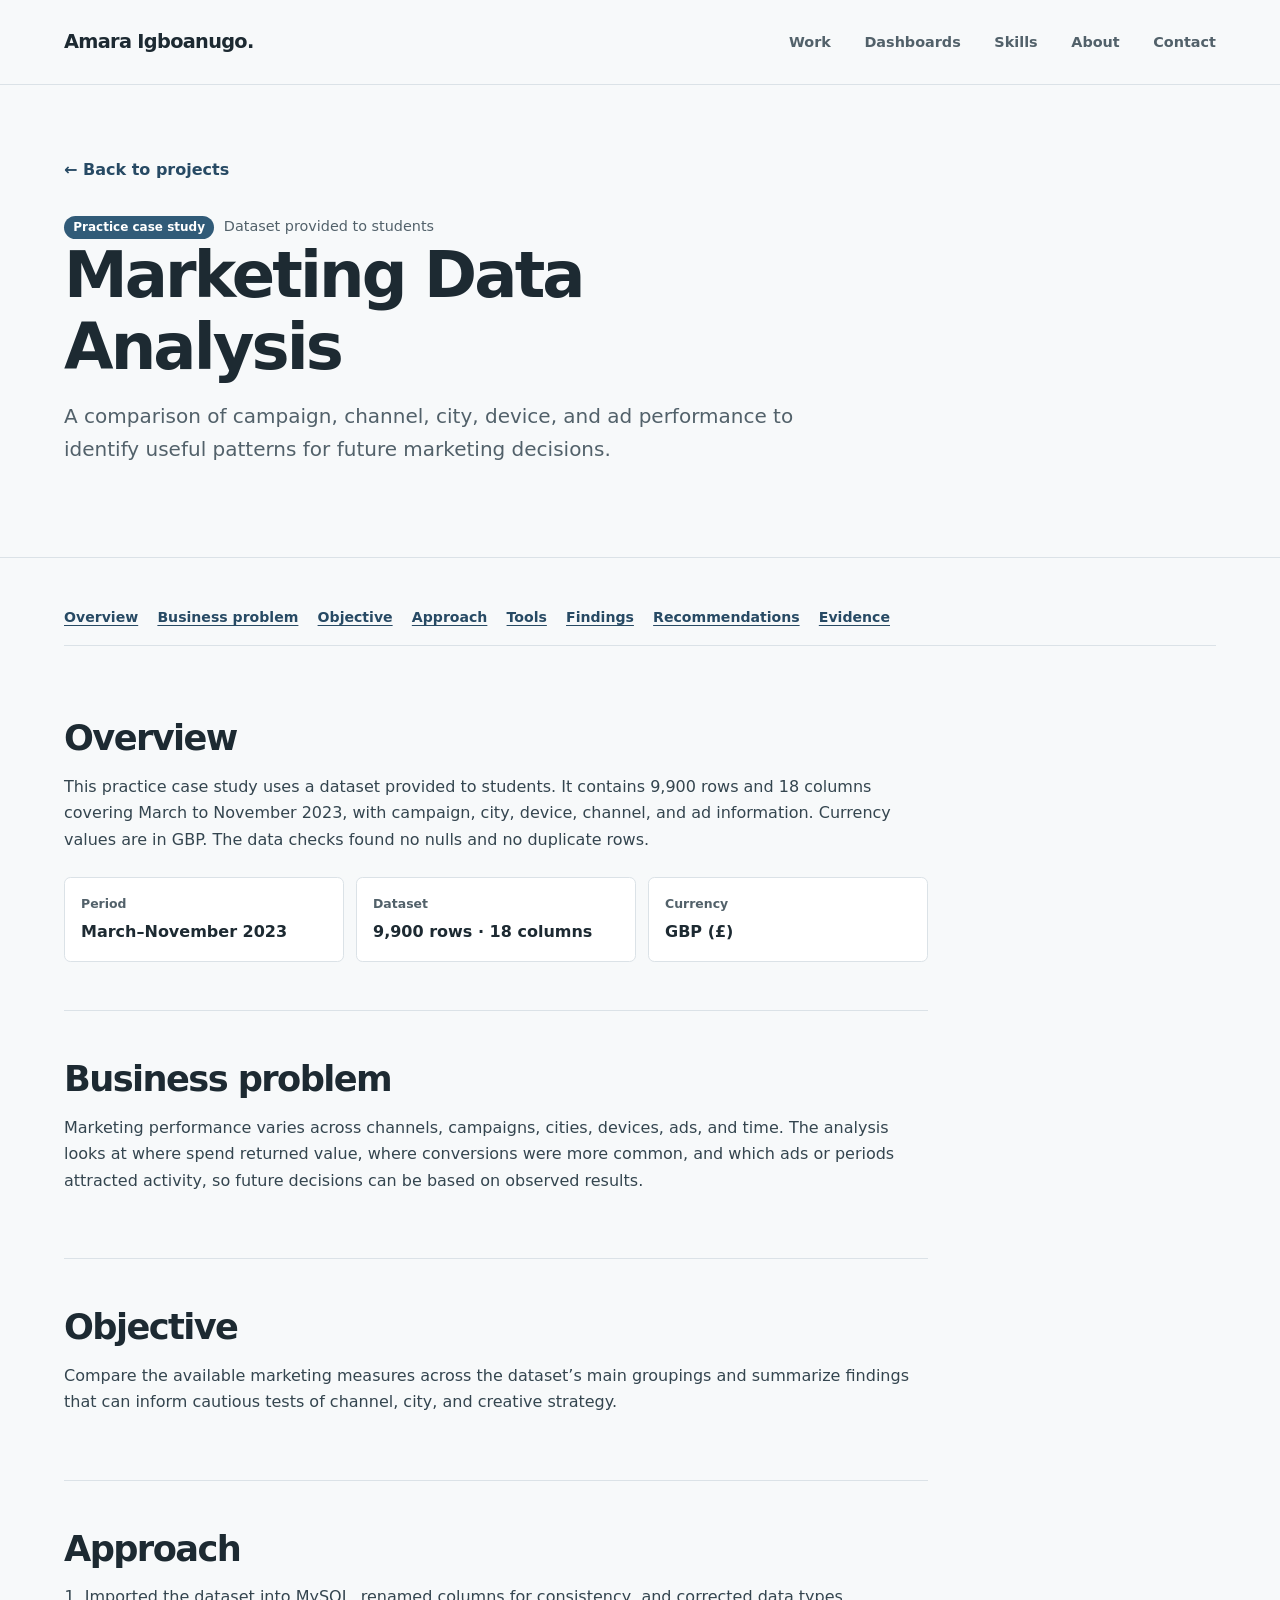
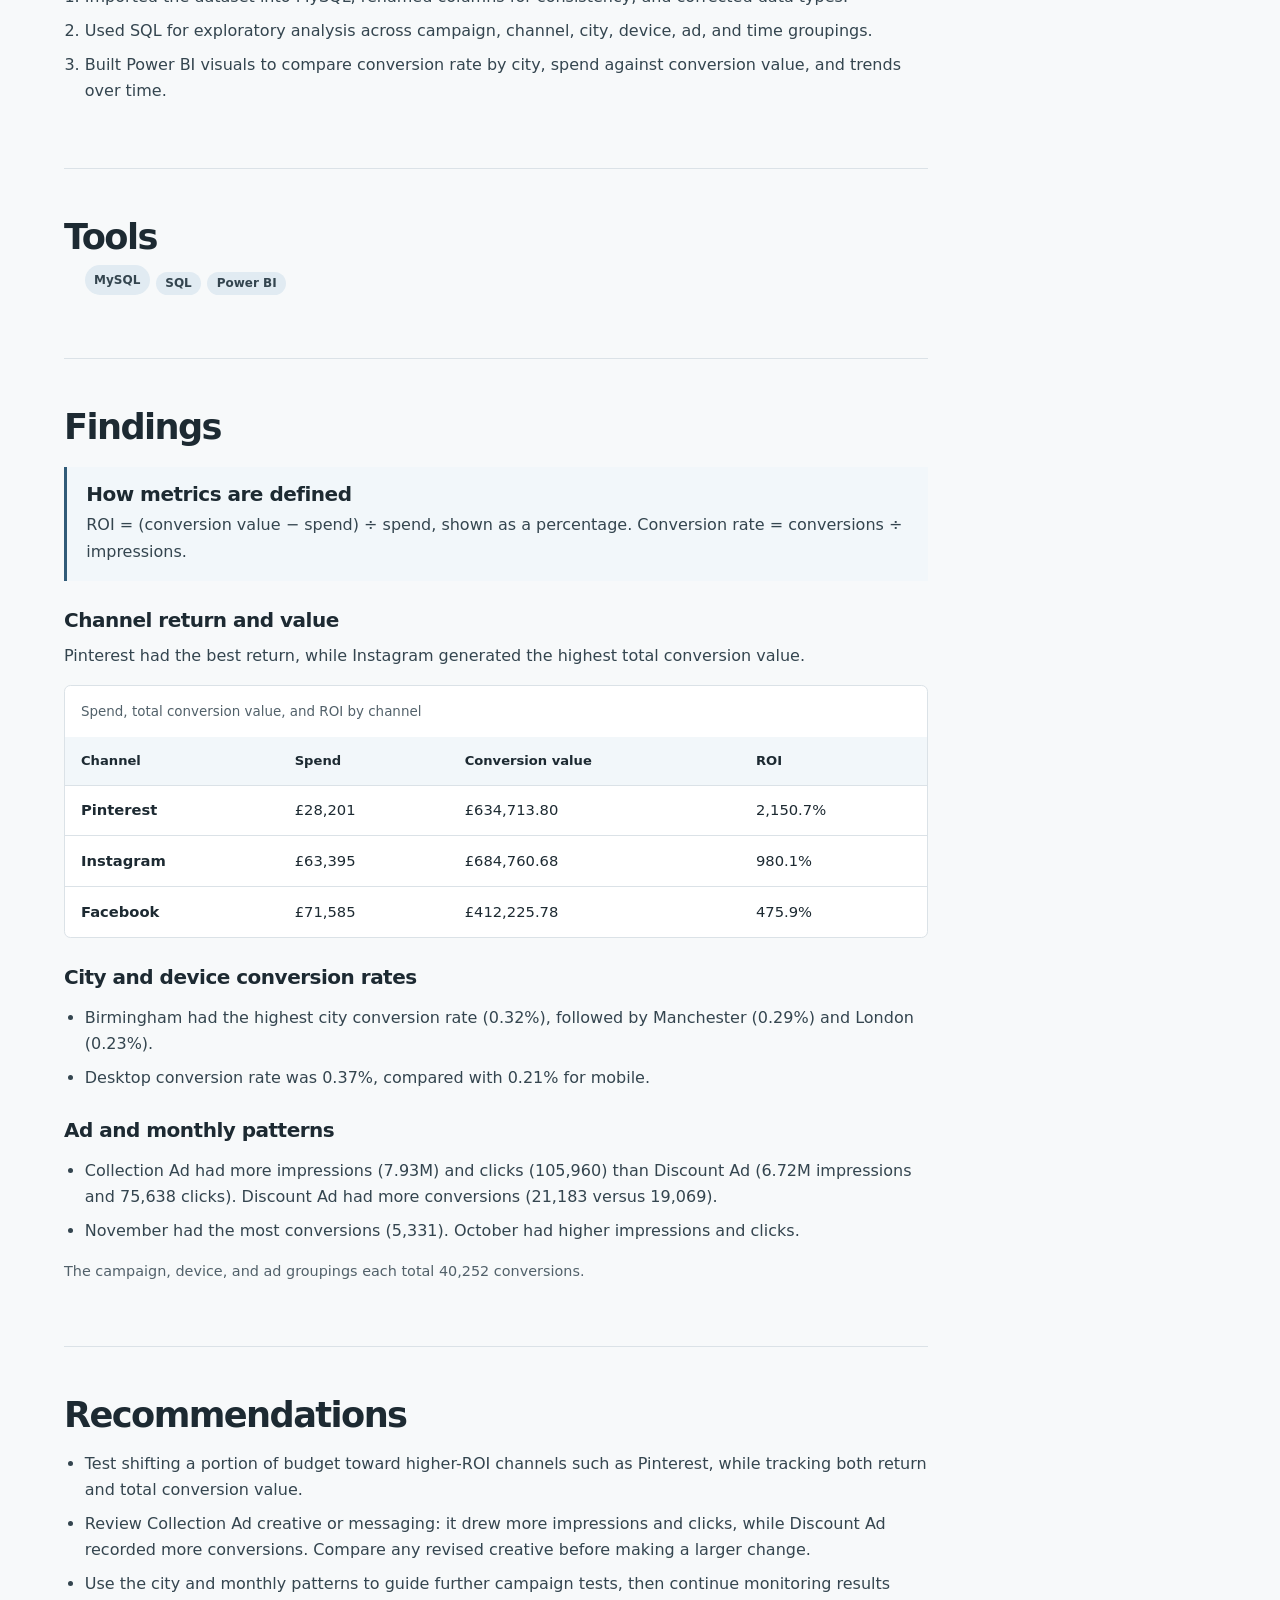
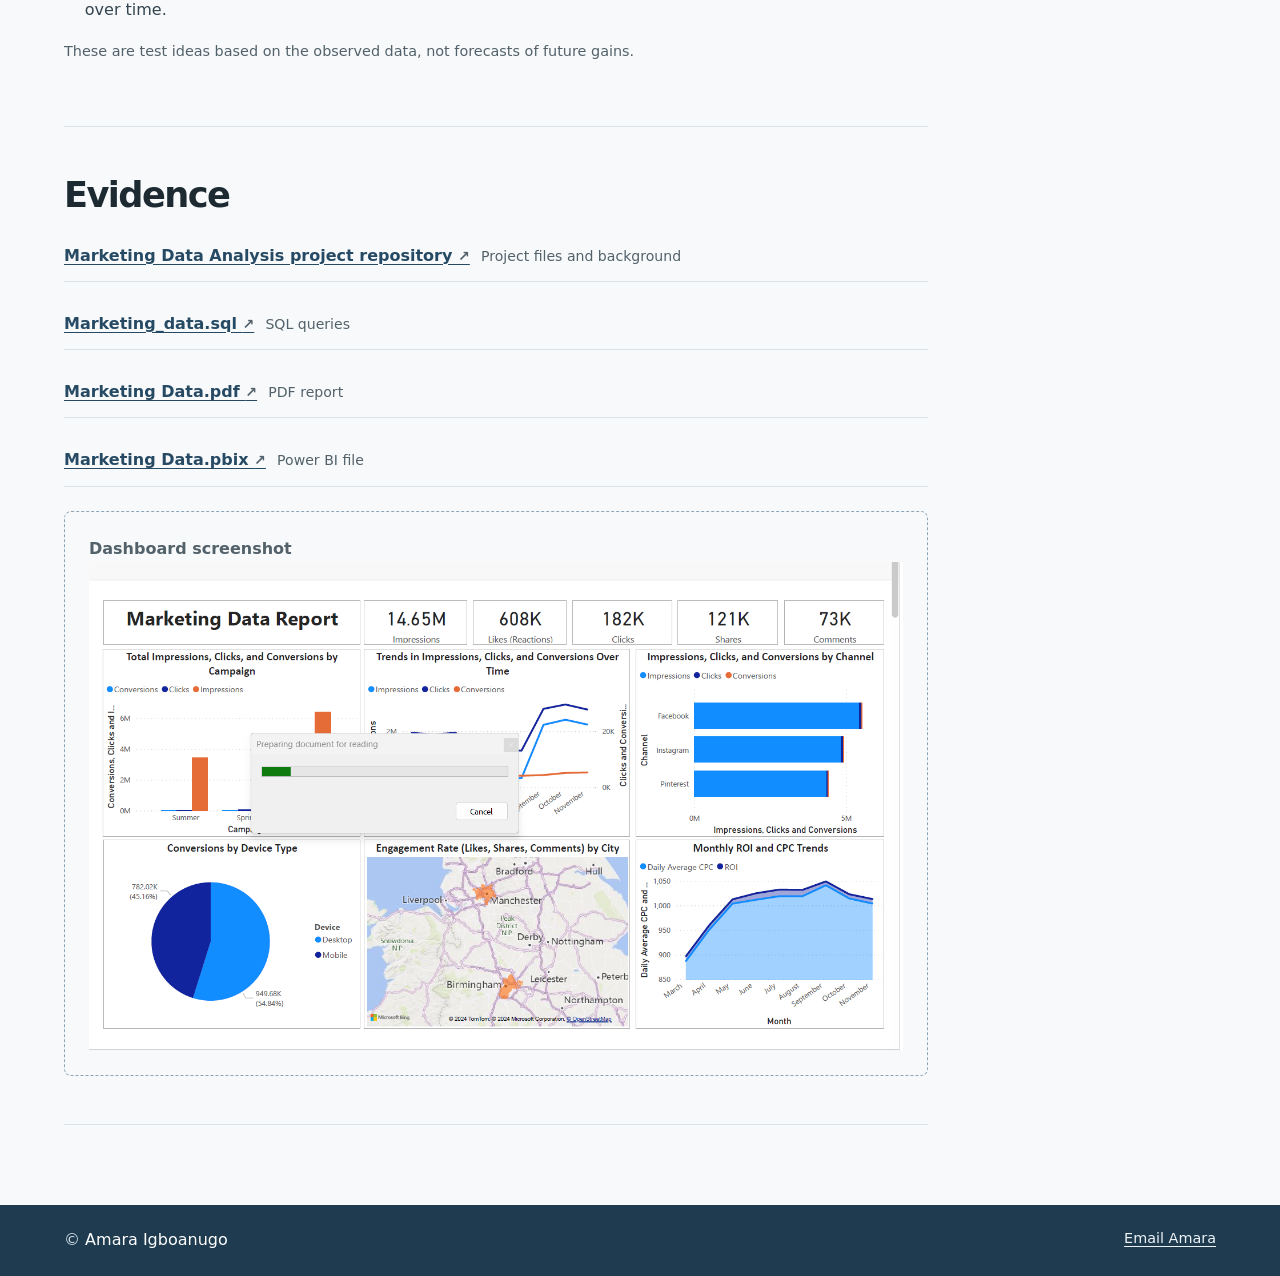
<file: projects/marketing-analysis.html>
<!doctype html>
<html lang="en">
	<head>
		<meta charset="utf-8" />
		<meta name="viewport" content="width=device-width, initial-scale=1" />
		<meta name="description" content="A practice case study comparing marketing campaign performance across channels, cities, devices, ads, and time." />
		<meta property="og:title" content="Marketing Data Analysis | Amara Igboanugo" />
		<meta property="og:description" content="A practice case study comparing marketing campaign performance across channels, cities, devices, ads, and time." />
		<meta name="theme-color" content="#f7f9fa" />
		<title>Marketing Data Analysis | Amara Igboanugo</title>
		<link rel="icon" type="image/png" href="../images/profile%20pic.png" />
		<link rel="stylesheet" href="../assets/css/main.css" />
	</head>
	<body>
		<a class="skip-link" href="#main">Skip to content</a>
		<header class="site-header">
			<div class="container header-inner">
				<a class="wordmark" href="../index.html#top" aria-label="Amara Igboanugo, home">Amara Igboanugo<span>.</span></a>
				<nav aria-label="Main navigation">
					<ul class="nav-list">
						<li><a href="../index.html#work">Work</a></li>
						<li><a href="../index.html#dashboards">Dashboards</a></li>
						<li><a href="../index.html#skills">Skills</a></li>
						<li><a href="../index.html#about">About</a></li>
						<li><a href="../index.html#contact">Contact</a></li>
					</ul>
				</nav>
			</div>
		</header>

		<main id="main">
			<section class="case-hero" id="top" aria-labelledby="case-title">
				<div class="container">
					<a class="back-link" href="../index.html#work">← Back to projects</a>
					<div class="case-classification"><span class="tag tag-practice">Practice case study</span><span>Dataset provided to students</span></div>
					<h1 id="case-title">Marketing Data Analysis</h1>
					<p class="case-lede">A comparison of campaign, channel, city, device, and ad performance to identify useful patterns for future marketing decisions.</p>
				</div>
			</section>

			<div class="container case-layout">
				<nav class="case-section-nav" aria-label="Case study sections">
					<a href="#overview">Overview</a>
					<a href="#problem">Business problem</a>
					<a href="#objective">Objective</a>
					<a href="#approach">Approach</a>
					<a href="#tools">Tools</a>
					<a href="#findings">Findings</a>
					<a href="#recommendations">Recommendations</a>
					<a href="#evidence">Evidence</a>
				</nav>

				<article class="case-content">
					<section class="case-section" id="overview" aria-labelledby="overview-title">
						<h2 id="overview-title">Overview</h2>
						<p>This practice case study uses a dataset provided to students. It contains 9,900 rows and 18 columns covering March to November 2023, with campaign, city, device, channel, and ad information. Currency values are in GBP. The data checks found no nulls and no duplicate rows.</p>
						<dl class="case-facts">
							<div><dt>Period</dt><dd>March–November 2023</dd></div>
							<div><dt>Dataset</dt><dd>9,900 rows · 18 columns</dd></div>
							<div><dt>Currency</dt><dd>GBP (£)</dd></div>
						</dl>
					</section>

					<section class="case-section" id="problem" aria-labelledby="problem-title">
						<h2 id="problem-title">Business problem</h2>
						<p>Marketing performance varies across channels, campaigns, cities, devices, ads, and time. The analysis looks at where spend returned value, where conversions were more common, and which ads or periods attracted activity, so future decisions can be based on observed results.</p>
					</section>

					<section class="case-section" id="objective" aria-labelledby="objective-title">
						<h2 id="objective-title">Objective</h2>
						<p>Compare the available marketing measures across the dataset’s main groupings and summarize findings that can inform cautious tests of channel, city, and creative strategy.</p>
					</section>

					<section class="case-section" id="approach" aria-labelledby="approach-title">
						<h2 id="approach-title">Approach</h2>
						<ol>
							<li>Imported the dataset into MySQL, renamed columns for consistency, and corrected data types.</li>
							<li>Used SQL for exploratory analysis across campaign, channel, city, device, ad, and time groupings.</li>
							<li>Built Power BI visuals to compare conversion rate by city, spend against conversion value, and trends over time.</li>
						</ol>
					</section>

					<section class="case-section" id="tools" aria-labelledby="tools-title">
						<h2 id="tools-title">Tools</h2>
						<ul class="tool-tags" aria-label="Tools used"><li>MySQL</li><li>SQL</li><li>Power BI</li></ul>
					</section>

					<section class="case-section" id="findings" aria-labelledby="findings-title">
						<h2 id="findings-title">Findings</h2>
						<aside class="metric-note" aria-labelledby="metric-note-title">
							<h3 id="metric-note-title">How metrics are defined</h3>
							<p>ROI = (conversion value − spend) ÷ spend, shown as a percentage. Conversion rate = conversions ÷ impressions.</p>
						</aside>

						<h3>Channel return and value</h3>
						<p>Pinterest had the best return, while Instagram generated the highest total conversion value.</p>
						<div class="table-scroll" role="region" aria-label="Channel spend, conversion value and ROI" tabindex="0">
							<table class="case-table">
								<caption>Spend, total conversion value, and ROI by channel</caption>
								<thead><tr><th scope="col">Channel</th><th scope="col">Spend</th><th scope="col">Conversion value</th><th scope="col">ROI</th></tr></thead>
								<tbody>
									<tr><th scope="row">Pinterest</th><td>£28,201</td><td>£634,713.80</td><td>2,150.7%</td></tr>
									<tr><th scope="row">Instagram</th><td>£63,395</td><td>£684,760.68</td><td>980.1%</td></tr>
									<tr><th scope="row">Facebook</th><td>£71,585</td><td>£412,225.78</td><td>475.9%</td></tr>
								</tbody>
							</table>
						</div>

						<h3>City and device conversion rates</h3>
						<ul>
							<li>Birmingham had the highest city conversion rate (0.32%), followed by Manchester (0.29%) and London (0.23%).</li>
							<li>Desktop conversion rate was 0.37%, compared with 0.21% for mobile.</li>
						</ul>

						<h3>Ad and monthly patterns</h3>
						<ul>
							<li>Collection Ad had more impressions (7.93M) and clicks (105,960) than Discount Ad (6.72M impressions and 75,638 clicks). Discount Ad had more conversions (21,183 versus 19,069).</li>
							<li>November had the most conversions (5,331). October had higher impressions and clicks.</li>
						</ul>
						<p class="case-note">The campaign, device, and ad groupings each total 40,252 conversions.</p>
					</section>

					<section class="case-section" id="recommendations" aria-labelledby="recommendations-title">
						<h2 id="recommendations-title">Recommendations</h2>
						<ul>
							<li>Test shifting a portion of budget toward higher-ROI channels such as Pinterest, while tracking both return and total conversion value.</li>
							<li>Review Collection Ad creative or messaging: it drew more impressions and clicks, while Discount Ad recorded more conversions. Compare any revised creative before making a larger change.</li>
							<li>Use the city and monthly patterns to guide further campaign tests, then continue monitoring results over time.</li>
						</ul>
						<p class="case-note">These are test ideas based on the observed data, not forecasts of future gains.</p>
					</section>

					<section class="case-section" id="evidence" aria-labelledby="evidence-title">
						<h2 id="evidence-title">Evidence</h2>
						<ul class="evidence-list">
							<li><a href="https://github.com/Amy-Elena/Marketing-Data-Analysis">Marketing Data Analysis project repository <span aria-hidden="true">↗</span></a><span>Project files and background</span></li>
							<li><a href="https://github.com/Amy-Elena/Marketing-Data-Analysis/blob/main/Marketing_data.sql">Marketing_data.sql <span aria-hidden="true">↗</span></a><span>SQL queries</span></li>
							<li><a href="https://github.com/Amy-Elena/Marketing-Data-Analysis/blob/main/Marketing%20Data.pdf">Marketing Data.pdf <span aria-hidden="true">↗</span></a><span>PDF report</span></li>
							<li><a href="https://github.com/Amy-Elena/Marketing-Data-Analysis/blob/main/Marketing%20Data.pbix">Marketing Data.pbix <span aria-hidden="true">↗</span></a><span>Power BI file</span></li>
						</ul>
						<div class="screenshot-placeholder">
							<p><strong>Dashboard screenshot</strong></p>
							<img class="marketing-dashboard-image" src="../images/marketing-dashboard.png" alt="Power BI dashboard from the marketing analysis, showing conversions by city, spend versus conversion value, and trends over time." loading="lazy" />
						</div>
					</section>
				</article>
			</div>
		</main>

		<footer class="site-footer">
			<div class="container footer-inner">
				<p>© <span>Amara Igboanugo</span></p>
				<a href="mailto:amaraigboanugo14@gmail.com">Email Amara</a>
			</div>
		</footer>
	</body>
</html>
</file>
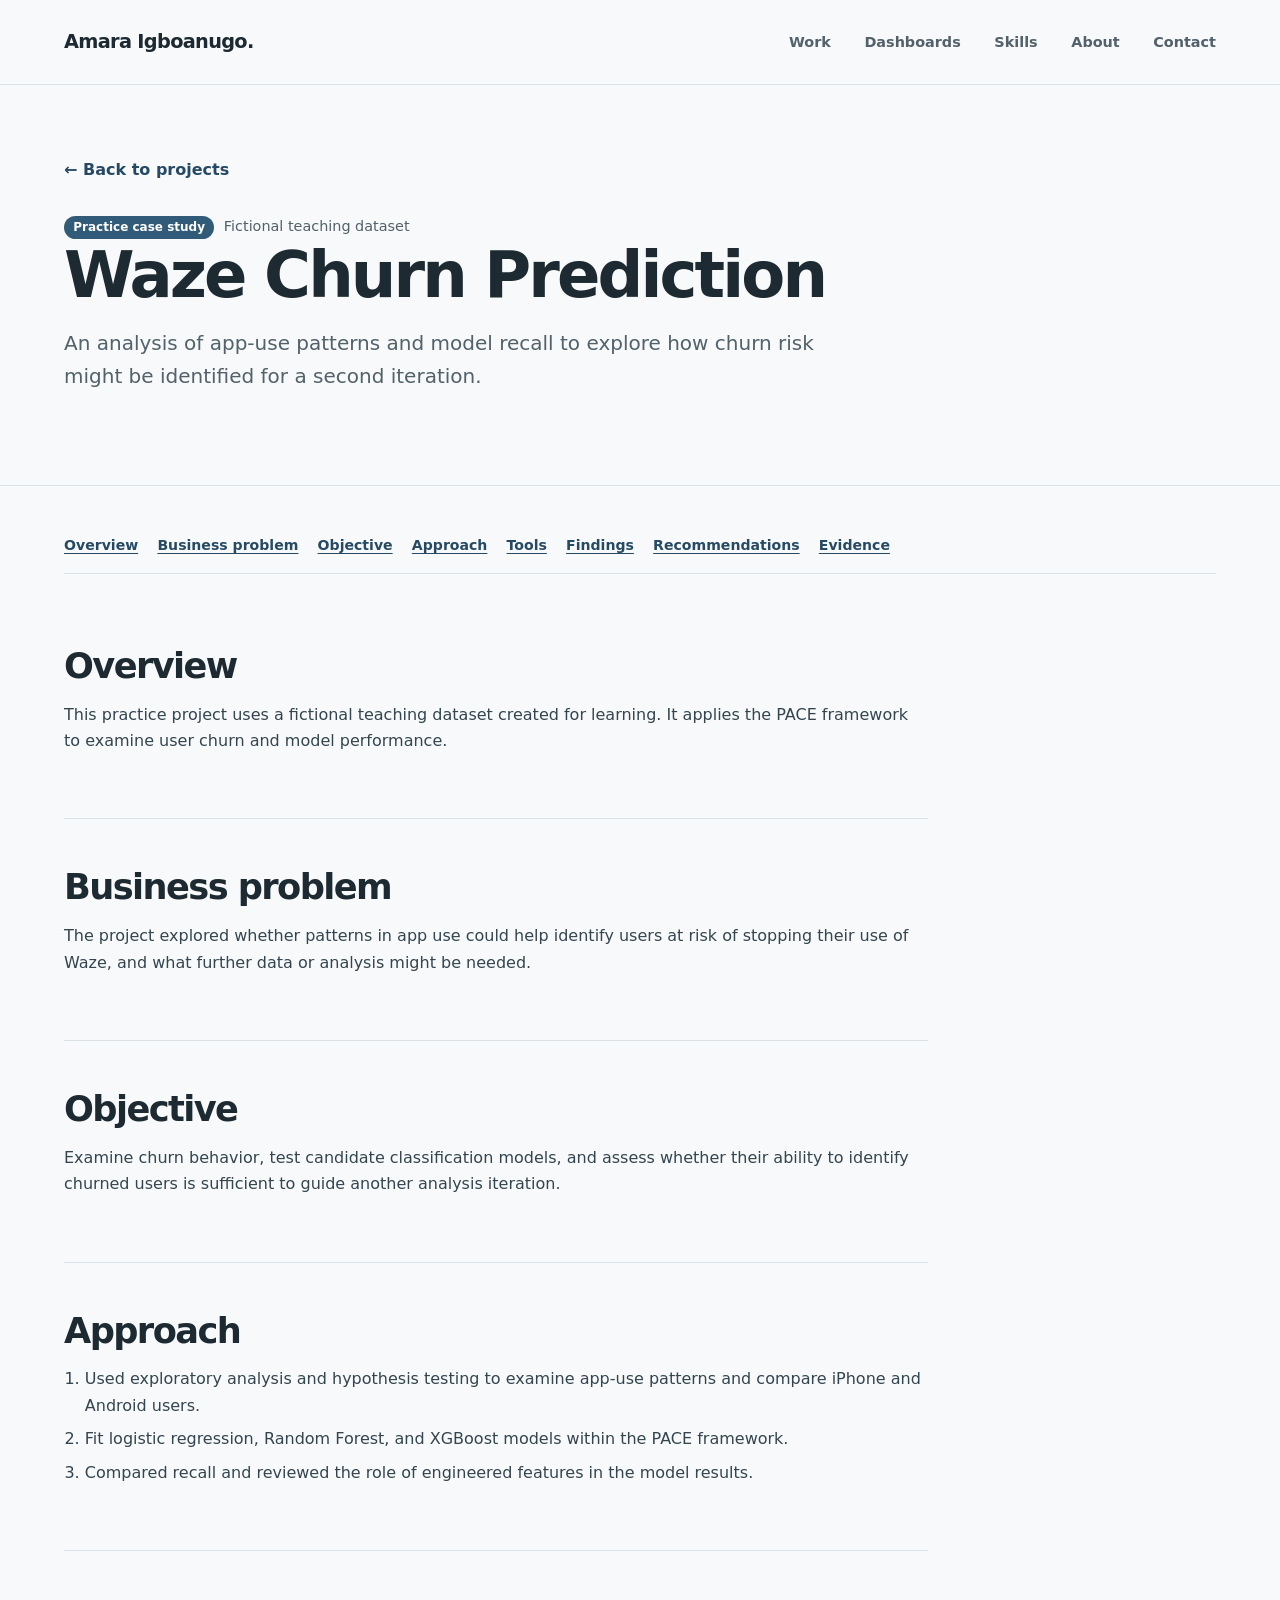
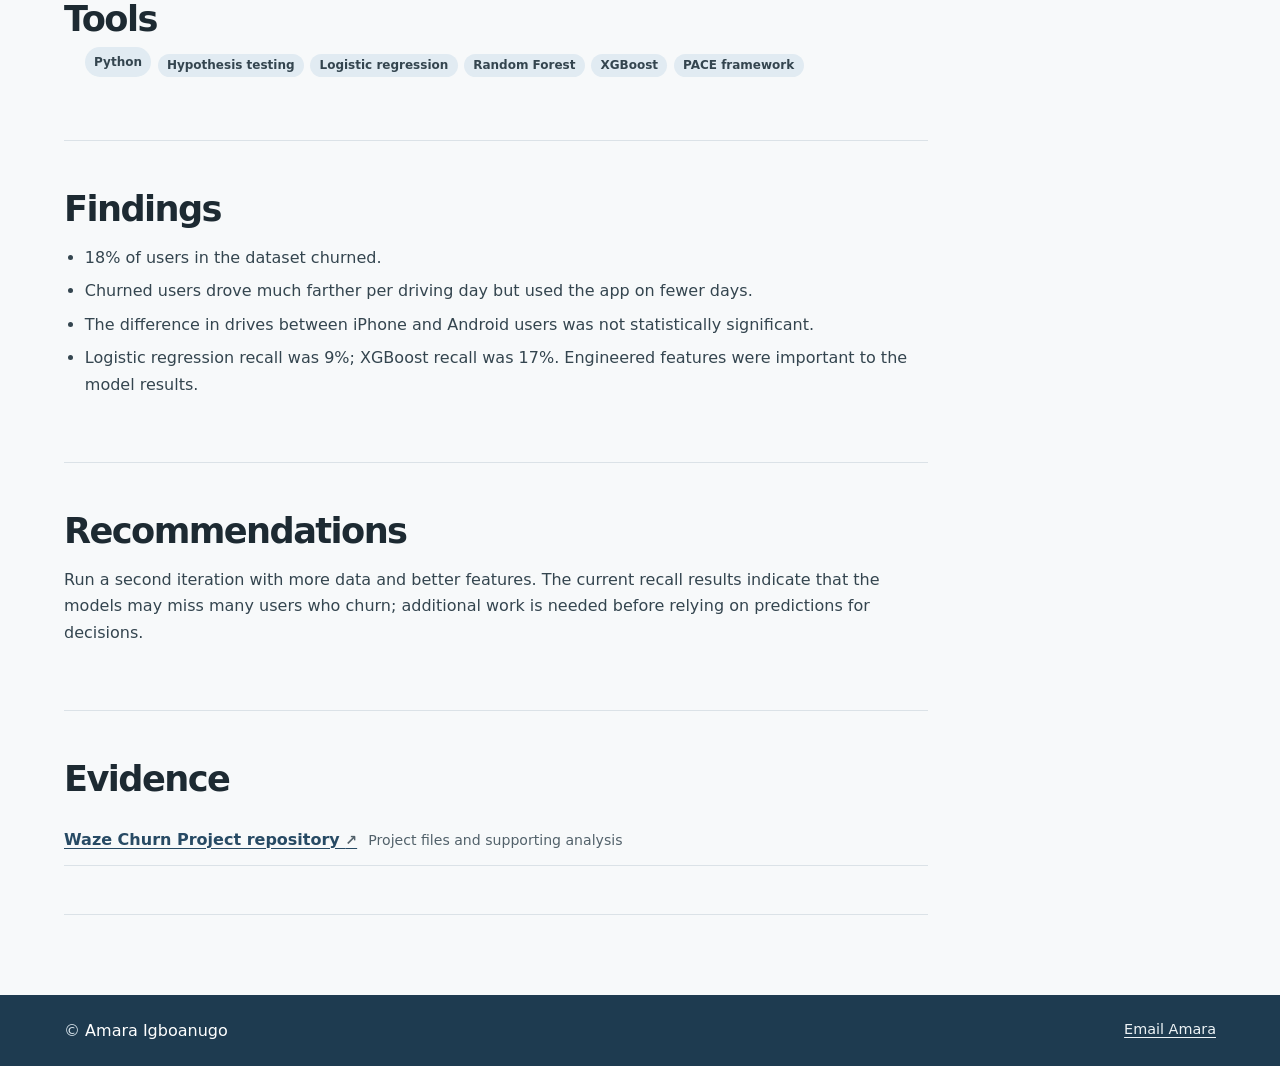
<file: projects/waze-churn.html>
<!doctype html>
<html lang="en">
	<head>
		<meta charset="utf-8" />
		<meta name="viewport" content="width=device-width, initial-scale=1" />
		<meta name="description" content="A practice case study exploring Waze app churn patterns and model recall." />
		<meta property="og:title" content="Waze Churn Prediction | Amara Igboanugo" />
		<meta property="og:description" content="A practice case study exploring Waze app churn patterns and model recall." />
		<meta name="theme-color" content="#f7f9fa" />
		<title>Waze Churn Prediction | Amara Igboanugo</title>
		<link rel="icon" type="image/png" href="../images/profile%20pic.png" />
		<link rel="stylesheet" href="../assets/css/main.css" />
	</head>
	<body>
		<a class="skip-link" href="#main">Skip to content</a>
		<header class="site-header">
			<div class="container header-inner">
				<a class="wordmark" href="../index.html#top" aria-label="Amara Igboanugo, home">Amara Igboanugo<span>.</span></a>
				<nav aria-label="Main navigation"><ul class="nav-list"><li><a href="../index.html#work">Work</a></li><li><a href="../index.html#dashboards">Dashboards</a></li><li><a href="../index.html#skills">Skills</a></li><li><a href="../index.html#about">About</a></li><li><a href="../index.html#contact">Contact</a></li></ul></nav>
			</div>
		</header>

		<main id="main">
			<section class="case-hero" id="top" aria-labelledby="case-title">
				<div class="container">
					<a class="back-link" href="../index.html#work">← Back to projects</a>
					<div class="case-classification"><span class="tag tag-practice">Practice case study</span><span>Fictional teaching dataset</span></div>
					<h1 id="case-title">Waze Churn Prediction</h1>
					<p class="case-lede">An analysis of app-use patterns and model recall to explore how churn risk might be identified for a second iteration.</p>
				</div>
			</section>

			<div class="container case-layout">
				<nav class="case-section-nav" aria-label="Case study sections"><a href="#overview">Overview</a><a href="#problem">Business problem</a><a href="#objective">Objective</a><a href="#approach">Approach</a><a href="#tools">Tools</a><a href="#findings">Findings</a><a href="#recommendations">Recommendations</a><a href="#evidence">Evidence</a></nav>
				<article class="case-content">
					<section class="case-section" id="overview" aria-labelledby="overview-title">
						<h2 id="overview-title">Overview</h2>
						<p>This practice project uses a fictional teaching dataset created for learning. It applies the PACE framework to examine user churn and model performance.</p>
					</section>
					<section class="case-section" id="problem" aria-labelledby="problem-title">
						<h2 id="problem-title">Business problem</h2>
						<p>The project explored whether patterns in app use could help identify users at risk of stopping their use of Waze, and what further data or analysis might be needed.</p>
					</section>
					<section class="case-section" id="objective" aria-labelledby="objective-title">
						<h2 id="objective-title">Objective</h2>
						<p>Examine churn behavior, test candidate classification models, and assess whether their ability to identify churned users is sufficient to guide another analysis iteration.</p>
					</section>
					<section class="case-section" id="approach" aria-labelledby="approach-title">
						<h2 id="approach-title">Approach</h2>
						<ol>
							<li>Used exploratory analysis and hypothesis testing to examine app-use patterns and compare iPhone and Android users.</li>
							<li>Fit logistic regression, Random Forest, and XGBoost models within the PACE framework.</li>
							<li>Compared recall and reviewed the role of engineered features in the model results.</li>
						</ol>
					</section>
					<section class="case-section" id="tools" aria-labelledby="tools-title">
						<h2 id="tools-title">Tools</h2>
						<ul class="tool-tags" aria-label="Tools and methods used"><li>Python</li><li>Hypothesis testing</li><li>Logistic regression</li><li>Random Forest</li><li>XGBoost</li><li>PACE framework</li></ul>
					</section>
					<section class="case-section" id="findings" aria-labelledby="findings-title">
						<h2 id="findings-title">Findings</h2>
						<ul>
							<li>18% of users in the dataset churned.</li>
							<li>Churned users drove much farther per driving day but used the app on fewer days.</li>
							<li>The difference in drives between iPhone and Android users was not statistically significant.</li>
							<li>Logistic regression recall was 9%; XGBoost recall was 17%. Engineered features were important to the model results.</li>
						</ul>
					</section>
					<section class="case-section" id="recommendations" aria-labelledby="recommendations-title">
						<h2 id="recommendations-title">Recommendations</h2>
						<p>Run a second iteration with more data and better features. The current recall results indicate that the models may miss many users who churn; additional work is needed before relying on predictions for decisions.</p>
					</section>
					<section class="case-section" id="evidence" aria-labelledby="evidence-title">
						<h2 id="evidence-title">Evidence</h2>
						<ul class="evidence-list"><li><a href="https://github.com/Amy-Elena/Waze-Churn-Project" target="_blank" rel="noopener noreferrer">Waze Churn Project repository <span aria-hidden="true">↗</span></a><span>Project files and supporting analysis</span></li></ul>
					</section>
				</article>
			</div>
		</main>

		<footer class="site-footer"><div class="container footer-inner"><p>© <span>Amara Igboanugo</span></p><a href="mailto:amaraigboanugo14@gmail.com">Email Amara</a></div></footer>
	</body>
</html>
</file>
<file: assets/css/main.css>
:root {
  color-scheme: light;
  --page: #f7f9fa;
  --surface: #ffffff;
  --ink: #1d2a32;
  --muted: #52616a;
  --line: #dbe2e7;
  --accent: #315b78;
  --accent-dark: #274a64;
  --accent-soft: #f1f3f4;
  --content: 72rem;
  font-family: Inter, ui-sans-serif, system-ui, -apple-system, BlinkMacSystemFont, "Segoe UI", sans-serif;
  font-synthesis: none;
  text-rendering: optimizeLegibility;
}

* { box-sizing: border-box; }
html { scroll-behavior: auto; }
body { margin: 0; background: var(--page); color: var(--ink); font-size: 1rem; line-height: 1.65; }
a { color: var(--accent-dark); text-decoration-thickness: 0.08em; text-underline-offset: 0.2em; }
a:hover { color: var(--accent); }
a:focus-visible, button:focus-visible { outline: 3px solid var(--accent); outline-offset: 4px; }
.contact-section a:focus-visible, .contact-section button:focus-visible { outline-color: #fff; }
.site-footer a:focus-visible { outline-color: #fff; }
img { display: block; max-width: 100%; }
button, a { -webkit-tap-highlight-color: transparent; }
.container { width: min(var(--content), calc(100% - 3rem)); margin-inline: auto; }
.skip-link { position: absolute; z-index: 10; top: 0.75rem; left: 0.75rem; padding: 0.7rem 1rem; transform: translateY(-160%); background: var(--ink); color: #fff; }
.skip-link:focus { transform: translateY(0); }
.site-header { border-bottom: 1px solid var(--line); background: rgba(247, 249, 250, 0.96); }
.header-inner { min-height: 5.25rem; display: flex; align-items: center; justify-content: space-between; gap: 2rem; }
.wordmark { color: var(--ink); font-size: clamp(1.155rem, calc(1.1rem + 0.25vw), 1.2075rem); font-weight: 750; letter-spacing: -0.035em; text-decoration: none; }
.wordmark-compact { display: none; }
.nav-list { display: flex; align-items: center; gap: clamp(1rem, 3vw, 2.1rem); margin: 0; padding: 0; list-style: none; }
.nav-list a { color: var(--muted); font-size: 0.9rem; font-weight: 600; text-decoration: none; }
.nav-list a:hover { color: var(--accent-dark); }
.hero { min-height: 35rem; padding-block: clamp(4.5rem, 10vw, 8rem); display: grid; grid-template-columns: minmax(0, 1fr) 12rem; align-items: center; gap: clamp(2.5rem, 8vw, 7rem); }
.hero-copy { max-width: 52rem; }
.eyebrow { margin: 0 0 0.9rem; color: var(--accent-dark); font-size: 0.75rem; font-weight: 750; letter-spacing: 0.13em; line-height: 1.4; text-transform: uppercase; }
.hero-copy > .eyebrow { font-size: 1.25rem; text-transform: uppercase; }
h1, h2, h3, p, figure { margin-top: 0; }
h1, h2, h3 { color: var(--ink); line-height: 1.13; letter-spacing: -0.045em; }
h1 { max-width: 53rem; margin-bottom: 0.8rem; font-size: clamp(1.98rem, 3.96vw, 3.17rem); font-weight: 720; }
h1 span { display: block; margin-top: 0.45rem; color: var(--accent-dark); font-size: 0.62em; letter-spacing: -0.035em; }
.placeholder-note { color: var(--accent-dark); font-size: 0.88rem; }
.hero-copy > .placeholder-note { margin-bottom: 1.7rem; }
.hero-intro { max-width: 42rem; margin-bottom: 1.8rem; color: var(--muted); font-size: clamp(1.1rem, 1.8vw, 1.3rem); }
.hero-actions { display: flex; flex-wrap: wrap; align-items: center; gap: 1.4rem; }
.dashboard-actions { margin: -1.5rem 0 1.5rem; }
.button { min-height: 2.9rem; display: inline-flex; align-items: center; justify-content: center; padding: 0.7rem 1.15rem; border: 1px solid transparent; border-radius: 0.3rem; font: inherit; font-size: 0.92rem; font-weight: 700; text-decoration: none; }
.button-primary { background: var(--accent-dark); color: #fff; }
.button-primary:hover { background: #1e3b50; color: #fff; }
.text-link { font-weight: 700; text-decoration: none; }
.portrait { width: 11rem; margin: 0; justify-self: end; }
.portrait img { width: 100%; height: auto; border: 5px solid var(--surface); border-radius: 1rem; box-shadow: 0 1.2rem 3rem rgba(31, 55, 70, 0.12); filter: grayscale(100%); }
.portrait figcaption { margin-top: 0.7rem; color: var(--muted); font-size: 0.82rem; text-align: center; }
.section { padding-block: clamp(4rem, 8vw, 6.5rem); }
.section-work { background: var(--surface); border-block: 1px solid var(--line); }
.section-heading { display: flex; align-items: end; justify-content: space-between; gap: 2rem; margin-bottom: 2.5rem; }
.section-heading h2, .about-layout h2, .contact-layout h2 { max-width: 42rem; margin-bottom: 0; font-size: clamp(2rem, 4vw, 3.2rem); }
.section-heading > p { max-width: 23rem; margin-bottom: 0.2rem; color: var(--muted); }
.project-grid { display: grid; grid-template-columns: repeat(3, minmax(0, 1fr)); gap: 1rem; }
.project-card { min-height: 18rem; padding: clamp(1.25rem, 2.5vw, 2rem); border: 1px solid #d8e1e7; border-top: 4px solid var(--accent); border-radius: 0.55rem; background: #f2f7fa; box-shadow: 0 5px 18px rgba(39, 74, 100, 0.08); display: flex; flex-direction: column; align-items: flex-start; transition: transform 160ms ease, box-shadow 160ms ease; }
.project-card:hover, .project-card:focus-within { transform: translateY(-2px); box-shadow: 0 9px 23px rgba(39, 74, 100, 0.13); }
.project-number { margin-bottom: 2.25rem; color: var(--accent-dark); font-size: 0.78rem; font-weight: 750; letter-spacing: 0.06em; }
.project-number span { color: var(--muted); font-weight: 600; letter-spacing: 0; }
.project-card h3, .secondary-project h3 { margin-bottom: 0.8rem; font-size: 1.45rem; }
.project-card .placeholder-note { margin-bottom: 1.2rem; }
.project-type { display: flex; flex-wrap: wrap; align-items: center; gap: 0.45rem; color: var(--muted); font-size: 0.78rem; line-height: 1.45; }
.tag { display: inline-flex; align-items: center; padding: 0.2rem 0.58rem; border-radius: 999px; background: #e1ebf2; color: var(--accent-dark); font-size: 0.75rem; font-weight: 700; line-height: 1.4; }
.tag-practice { background: var(--accent); color: #fff; }
.tool-tags { display: flex; flex-wrap: wrap; gap: 0.4rem; max-width: 100%; margin: -0.5rem 0 0.9rem; padding: 0; list-style: none; }
.tool-tags li { display: inline-flex; align-items: center; padding: 0.2rem 0.58rem; border-radius: 999px; background: #e1ebf2; color: var(--accent-dark); font-size: 0.75rem; font-weight: 700; line-height: 1.4; }
.project-detail { color: var(--muted); font-size: 0.88rem; line-height: 1.5; }
.project-detail strong { color: var(--ink); }
.project-status { margin: auto 0 0; padding-top: 0.7rem; border-top: 1px solid var(--line); color: var(--muted); font-size: 0.84rem; font-weight: 650; }
.project-link { display: inline-block; margin-top: 0.8rem; font-size: 0.88rem; font-weight: 700; }
.dashboard-tableau-grid { display: grid; grid-template-columns: repeat(3, minmax(0, 1fr)); gap: 1rem; }
.dashboard-tableau-grid .project-card { min-height: 18rem; }
.dashboard-tableau-grid .project-link { margin-top: auto; padding-top: 0.8rem; }
.nowrap { white-space: nowrap; }
.dashboard-github-card { min-height: 0; display: grid; grid-template-columns: auto auto minmax(0, 1fr) auto; align-items: center; gap: 0 1.2rem; margin-top: 1rem; }
.dashboard-github-card .tool-tags, .dashboard-github-card h3, .dashboard-github-card p, .dashboard-github-card .project-link { margin: 0; padding: 0; }
.dashboard-github-card .tool-tags { grid-column: 1; }
.dashboard-github-card h3 { grid-column: 2; margin: 0; }
.dashboard-github-card p { grid-column: 3; }
.dashboard-github-card .project-link { grid-column: 4; white-space: nowrap; }
.secondary-project { display: grid; grid-template-columns: minmax(12rem, 0.75fr) 1.25fr; align-items: center; gap: 2rem; margin-top: 1rem; padding: 1.5rem 1.8rem; border-left: 3px solid #bfc8ce; border-radius: 0.5rem; background: var(--accent-soft); }
.secondary-project .eyebrow { margin-bottom: 0.45rem; }
.secondary-project h3, .secondary-project p { margin-bottom: 0; }
.secondary-project > p { color: var(--muted); }
.secondary-project .project-link { display: inline; margin-top: 0; white-space: normal; }
.more-work { display: flex; flex-wrap: wrap; align-items: center; gap: 0.5rem 1.5rem; margin-top: 1.5rem; }
.more-work a { font-weight: 700; }
.more-work .placeholder-note { margin: 0; }
.capability-grid { display: grid; grid-template-columns: repeat(4, minmax(0, 1fr)); border-block: 1px solid var(--line); }
.capability { min-height: 11rem; padding: 1.3rem 1.2rem 1.5rem 0; }
.capability + .capability { padding-left: 1.2rem; border-left: 1px solid var(--line); }
.capability-icon { display: block; width: 2.15rem; height: 2.15rem; margin-bottom: 0.75rem; fill: none; stroke: var(--accent); stroke-width: 1.8; stroke-linecap: round; stroke-linejoin: round; }
.capability-index { display: block; margin-bottom: 0.8rem; color: var(--accent); font-size: 0.78rem; font-weight: 750; }
.capability h3 { margin-bottom: 0.6rem; font-size: 1.05rem; letter-spacing: -0.02em; }
.capability p { margin-bottom: 0; color: var(--muted); font-size: 0.91rem; }
.ai-workflow-image, .marketing-dashboard-image { width: 100%; height: auto; }
.tools-line { display: flex; flex-wrap: wrap; align-items: baseline; gap: 0.35rem 1.3rem; padding-top: 1.6rem; }
.tools-line strong { flex: none; font-size: 0.86rem; }
.tools-line p { min-width: 0; margin: 0; color: var(--muted); }
.about-section { background: #eef2f4; }
.about-layout { display: grid; grid-template-columns: 0.9fr 1.1fr; gap: clamp(2rem, 8vw, 7rem); }
.about-layout > div:last-child { max-width: 40rem; }
.about-layout > div:last-child > p:first-child { color: #34454f; font-size: 1.2rem; }
.contact-section { background: var(--accent-dark); color: #edf3f6; }
.contact-section .eyebrow { color: #d3e2ed; }
.contact-layout { display: grid; grid-template-columns: 1.2fr 0.8fr; align-items: center; gap: 3rem; }
.contact-layout h2 { margin-bottom: 1rem; color: #fff; }
.contact-layout > div:first-child > p:last-child { max-width: 32rem; margin-bottom: 0; color: #d5e1e9; }
.contact-actions { display: flex; flex-wrap: wrap; align-items: center; gap: 1rem 1.3rem; }
.email-contact { display: flex; flex-wrap: wrap; align-items: center; gap: 0.5rem 0.9rem; }
.email-address { color: #fff; font-weight: 600; }
.button-light { background: #fff; color: var(--accent-dark); }
.button-light:hover { background: #eaf0f5; color: var(--accent-dark); }
.contact-link { color: #fff; font-weight: 650; }
.button-resume { border-color: #8da6b9; background: transparent; color: #edf3f6; }
.button-resume:disabled { cursor: not-allowed; }
.resume-note { flex-basis: 100%; margin: -0.5rem 0 0; color: #d5e1e9; font-size: 0.82rem; }
.site-footer { padding-block: 1.4rem; background: #1e3b50; color: #d5e1e9; }
.footer-inner { display: flex; justify-content: space-between; gap: 1.5rem; }
.footer-inner p { margin: 0; }
.footer-inner span { color: #fff; }
.footer-inner a { color: #edf3f6; font-size: 0.9rem; }

@media (max-width: 960px) {
  .wordmark-full { display: none; }
  .wordmark-compact { display: inline; }
}
@media (max-width: 800px) {
  .header-inner { align-items: flex-start; flex-direction: column; gap: 0.8rem; padding-block: 1rem; }
  .nav-list { flex-wrap: wrap; }
  .hero { min-height: auto; grid-template-columns: minmax(0, 1fr) 9rem; gap: 2.3rem; }
  .portrait { width: 9rem; }
  .project-grid { grid-template-columns: 1fr 1fr; }
  .dashboard-tableau-grid { grid-template-columns: 1fr 1fr; }
  .dashboard-tableau-grid .project-card:last-child { grid-column: 1 / -1; }
  .dashboard-github-card { grid-template-columns: auto 1fr; gap: 0.6rem 1rem; }
  .dashboard-github-card .tool-tags { grid-column: 1; grid-row: 1; }
  .dashboard-github-card h3 { grid-column: 2; grid-row: 1; }
  .dashboard-github-card p { grid-column: 1 / -1; grid-row: 2; }
  .dashboard-github-card .project-link { grid-column: 1 / -1; grid-row: 3; }
  .project-card:last-child { grid-column: 1 / -1; }
  .capability-grid { grid-template-columns: 1fr 1fr; }
  .capability:nth-child(3) { padding-left: 0; border-left: 0; }
  .capability:nth-child(n + 3) { border-top: 1px solid var(--line); }
  .about-layout, .contact-layout { grid-template-columns: 1fr; gap: 1.7rem; }
}
@media (max-width: 560px) {
  .container { width: min(var(--content), calc(100% - 2rem)); }
  .header-inner { min-height: auto; align-items: flex-start; flex-direction: column; gap: 0.7rem; padding-block: 1rem; }
  .nav-list { width: 100%; flex-wrap: wrap; justify-content: flex-start; gap: 0.35rem 0.85rem; }
  .nav-list a { font-size: 0.83rem; }
  .hero { grid-template-columns: 1fr; padding-block: 4rem; gap: 2rem; }
  .hero-copy { order: 1; }
  .portrait { width: 7rem; justify-self: start; }
  h1 { font-size: clamp(1.78rem, 7.04vw, 2.64rem); }
  .hero-copy > .eyebrow { font-size: 1.125rem; }
  .section-heading { align-items: flex-start; flex-direction: column; gap: 0.8rem; }
  .project-grid, .capability-grid { grid-template-columns: 1fr; }
  .dashboard-tableau-grid { grid-template-columns: 1fr; }
  .dashboard-tableau-grid .project-card:last-child { grid-column: auto; }
  .dashboard-github-card { grid-template-columns: 1fr; gap: 0.5rem; }
  .dashboard-github-card .tool-tags, .dashboard-github-card h3, .dashboard-github-card p, .dashboard-github-card .project-link { grid-column: 1; grid-row: auto; }
  .dashboard-github-card .project-link { white-space: normal; }
  .project-card:last-child { grid-column: auto; }
  .project-card { min-height: 15rem; }
  .project-number { margin-bottom: 1.5rem; }
  .secondary-project { grid-template-columns: 1fr; gap: 0.7rem; padding: 1.2rem; }
  .capability, .capability + .capability, .capability:nth-child(3) { min-height: auto; padding: 1.2rem 0; border: 0; border-top: 1px solid var(--line); }
  .capability:first-child { border-top: 0; }
  .capability-index { margin-bottom: 0.8rem; }
  .tools-line { align-items: flex-start; flex-direction: column; gap: 0.3rem; }
  .footer-inner { align-items: flex-start; }
}
@media (prefers-reduced-motion: reduce) {
  *, *::before, *::after { scroll-behavior: auto !important; }
  .project-card { transition: none; }
  .project-card:hover, .project-card:focus-within { transform: none; }
}

/* Case study pages */
.case-hero { padding-block: clamp(2.5rem, 6vw, 4.5rem); border-bottom: 1px solid var(--line); background: var(--page); }
.back-link { display: inline-block; margin-bottom: 2rem; font-weight: 700; text-decoration: none; }
.case-hero h1 { max-width: 50rem; margin-bottom: 1rem; font-size: clamp(2.3rem, 5vw, 4rem); }
.case-lede { max-width: 48rem; margin-bottom: 1.2rem; color: var(--muted); font-size: clamp(1.05rem, 1.7vw, 1.25rem); }
.case-classification { display: flex; flex-wrap: wrap; align-items: center; gap: 0.6rem; color: var(--muted); font-size: 0.9rem; }
.case-layout { display: grid; grid-template-columns: minmax(0, 1fr); padding-block: 2rem 5rem; }
.case-section-nav { display: flex; flex-wrap: wrap; gap: 0.5rem 1.2rem; margin-bottom: 1.5rem; padding: 1rem 0; border-bottom: 1px solid var(--line); }
.case-section-nav a { font-size: 0.88rem; font-weight: 650; }
.case-content { max-width: 54rem; }
.case-section { padding-block: clamp(2rem, 4vw, 3rem); border-bottom: 1px solid var(--line); scroll-margin-top: 1rem; }
.case-section h2 { margin-bottom: 1rem; font-size: clamp(1.65rem, 3vw, 2.2rem); }
.case-section h3 { margin: 1.75rem 0 0.7rem; font-size: 1.25rem; letter-spacing: -0.025em; }
.case-section p, .case-section li { color: #34454f; }
.case-section ul, .case-section ol { padding-left: 1.3rem; }
.case-section li + li { margin-top: 0.45rem; }
.case-facts { display: grid; grid-template-columns: repeat(3, minmax(0, 1fr)); gap: 0.75rem; margin: 1.5rem 0 0; }
.case-facts div { padding: 1rem; border: 1px solid var(--line); border-radius: 0.4rem; background: #fff; }
.case-facts dt { color: var(--muted); font-size: 0.78rem; font-weight: 700; }
.case-facts dd { margin: 0.25rem 0 0; color: var(--ink); font-weight: 700; }
.metric-note { margin-block: 1.25rem; padding: 1rem 1.2rem; border-left: 3px solid var(--accent); background: #f2f7fa; }
.metric-note h3 { margin: 0 0 0.45rem; }
.metric-note p { margin: 0; }
.table-scroll { overflow-x: auto; margin-block: 1rem 1.5rem; border: 1px solid var(--line); border-radius: 0.4rem; background: #fff; }
.case-table { width: 100%; min-width: 36rem; border-collapse: collapse; font-size: 0.92rem; text-align: left; }
.case-table caption { padding: 0.9rem 1rem; color: var(--muted); font-size: 0.84rem; text-align: left; }
.case-table th, .case-table td { padding: 0.8rem 1rem; border-top: 1px solid var(--line); }
.case-table thead th { border-top: 0; background: #f2f7fa; color: var(--ink); font-size: 0.82rem; }
.case-table tbody th { color: var(--ink); font-weight: 700; }
.case-note { color: var(--muted) !important; font-size: 0.9rem; }
.evidence-list { display: grid; gap: 0.6rem; margin: 0; padding: 0 !important; list-style: none; }
.evidence-list li { display: flex; flex-wrap: wrap; align-items: baseline; gap: 0.25rem 0.7rem; padding-block: 0.75rem; border-bottom: 1px solid var(--line); }
.evidence-list a { font-weight: 700; }
.evidence-list span { color: var(--muted); font-size: 0.88rem; }
.screenshot-placeholder { margin-top: 1.5rem; padding: 1.5rem; border: 1px dashed #8da6b9; border-radius: 0.45rem; background: #f7f9fa; }
.screenshot-placeholder p { margin: 0; color: var(--muted); }
.screenshot-placeholder p + p { margin-top: 0.45rem; }
.case-footer { margin-top: 2.5rem; }
@media (max-width: 650px) {
  .case-hero { padding-top: 2rem; }
  .back-link { margin-bottom: 1.5rem; }
  .case-layout { padding-top: 1rem; }
  .case-section-nav { gap: 0.5rem 0.9rem; }
  .case-facts { grid-template-columns: 1fr; }
  .case-table { min-width: 33rem; }
}
</file>
